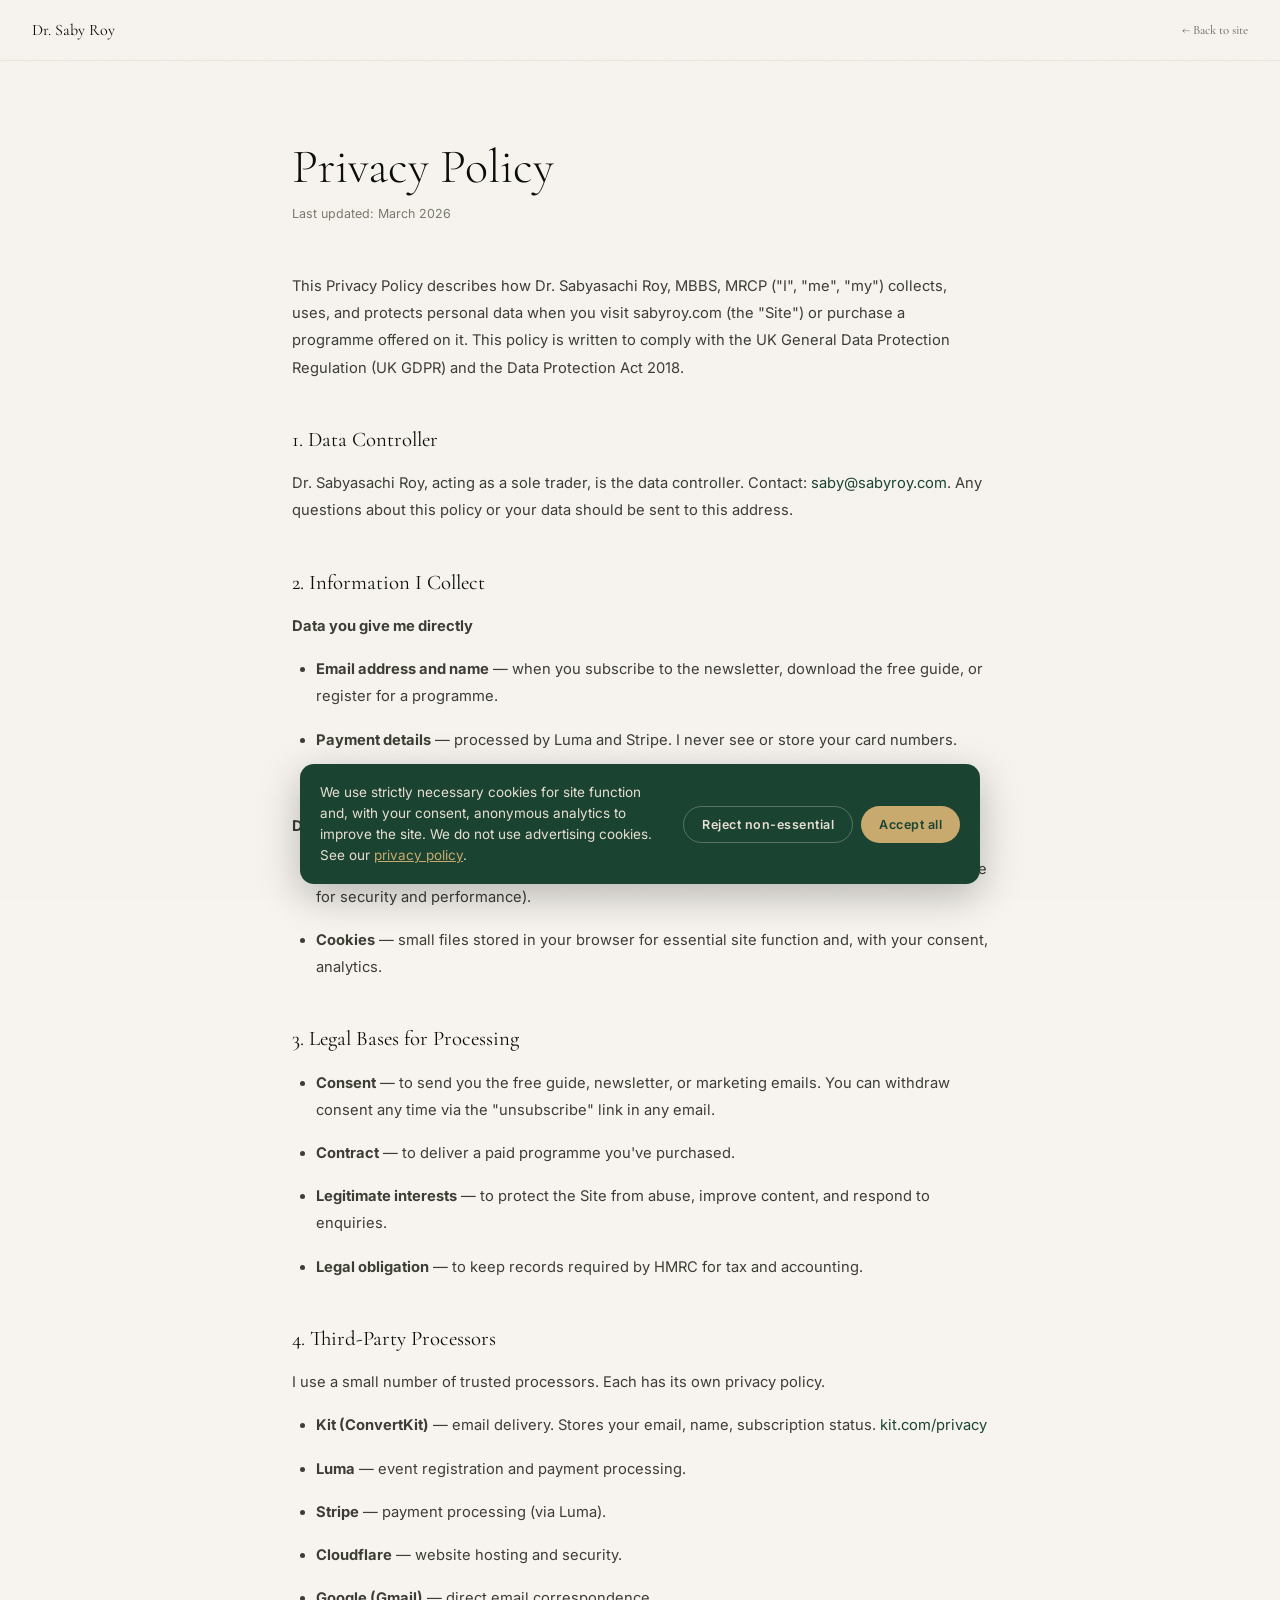
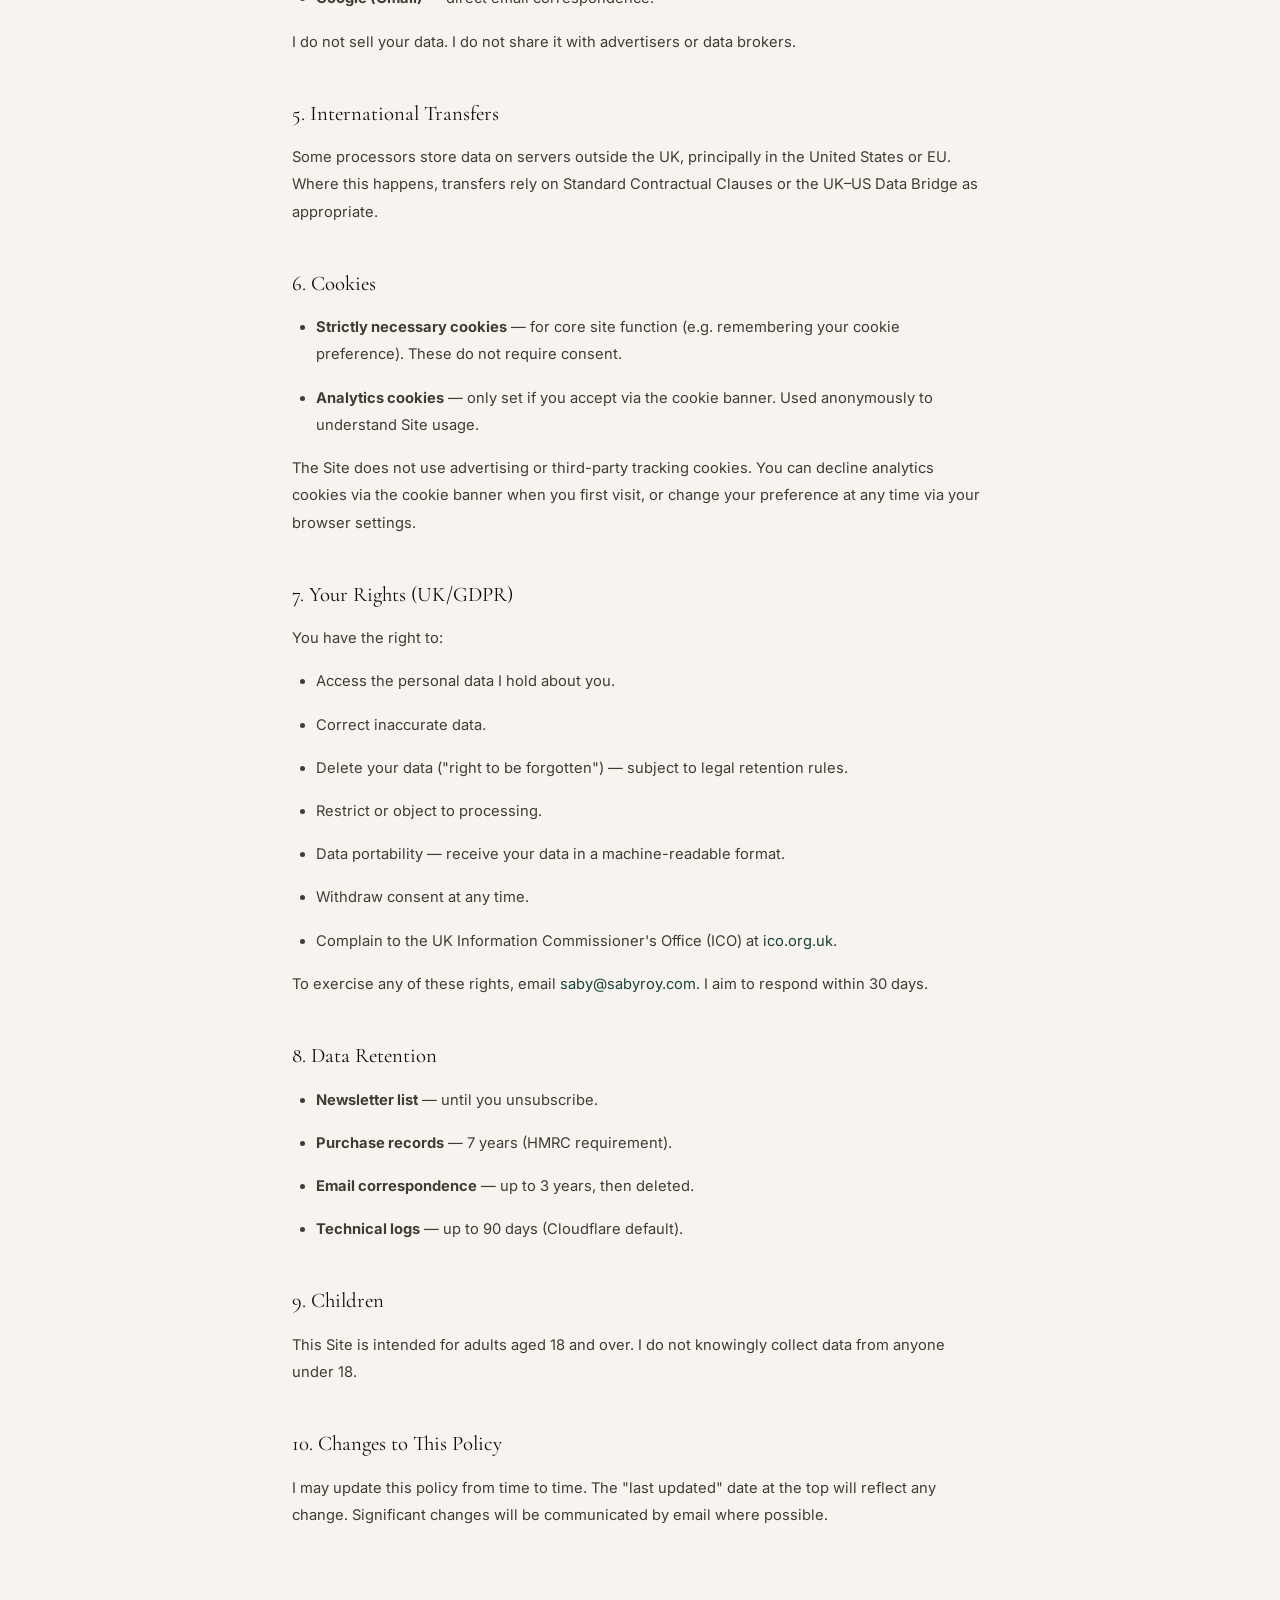
<file: privacy.html>
<!DOCTYPE html>
<html lang="en">
<head>
  <meta charset="UTF-8"/>
  <meta name="viewport" content="width=device-width, initial-scale=1.0"/>
  <title>Privacy Policy — Dr. Saby Roy</title>
  <link rel="preconnect" href="https://fonts.googleapis.com"/>
  <link rel="preconnect" href="https://fonts.gstatic.com" crossorigin/>
  <link href="https://fonts.googleapis.com/css2?family=Cormorant+Garamond:ital,wght@0,300;0,400;1,300;1,400&family=Inter:wght@300;400;500;600&display=swap" rel="stylesheet"/>
  <link rel="icon" type="image/svg+xml" href="/assets/favicon.svg"/>
  <link rel="stylesheet" href="style.css"/>
  <style>
    body { background: var(--cream); }
    .legal-nav { position: sticky; top: 0; background: rgba(247,244,239,0.95); backdrop-filter: blur(20px); border-bottom: 1px solid var(--cream-2); padding: 1rem 2rem; display: flex; align-items: center; justify-content: space-between; z-index: 100; }
    .legal-nav a { font-family: var(--display); font-size: 1rem; color: var(--ink); text-decoration: none; }
    .legal-nav .back { font-size: 0.8rem; font-weight: 500; color: var(--ink-45); }
    .legal-body { max-width: 760px; margin: 0 auto; padding: 5rem 2rem 8rem; }
    .legal-body h1 { font-family: var(--display); font-size: clamp(2rem, 4vw, 3rem); font-weight: 300; color: var(--ink); margin-bottom: 0.5rem; line-height: 1.1; }
    .legal-body .updated { font-size: 0.78rem; color: var(--ink-45); margin-bottom: 3rem; }
    .legal-body h2 { font-family: var(--display); font-size: 1.3rem; font-weight: 400; color: var(--ink); margin: 2.5rem 0 0.75rem; }
    .legal-body p, .legal-body li { font-size: 0.92rem; color: var(--ink-70); line-height: 1.85; margin-bottom: 1rem; }
    .legal-body ul { padding-left: 1.5rem; margin-bottom: 1rem; }
    .legal-body a { color: var(--forest); }
  </style>
</head>
<body>
  <div class="grain" aria-hidden="true"></div>
  <nav class="legal-nav">
    <a href="/">Dr. Saby Roy</a>
    <a class="back" href="/">← Back to site</a>
  </nav>
  <div class="legal-body">
    <h1>Privacy Policy</h1>
    <p class="updated">Last updated: March 2026</p>

    <p>This Privacy Policy describes how Dr. Sabyasachi Roy, MBBS, MRCP ("I", "me", "my") collects, uses, and protects personal data when you visit sabyroy.com (the "Site") or purchase a programme offered on it. This policy is written to comply with the UK General Data Protection Regulation (UK GDPR) and the Data Protection Act 2018.</p>

    <h2>1. Data Controller</h2>
    <p>Dr. Sabyasachi Roy, acting as a sole trader, is the data controller. Contact: <a href="mailto:saby@sabyroy.com">saby@sabyroy.com</a>. Any questions about this policy or your data should be sent to this address.</p>

    <h2>2. Information I Collect</h2>
    <p><strong>Data you give me directly</strong></p>
    <ul>
      <li><strong>Email address and name</strong> — when you subscribe to the newsletter, download the free guide, or register for a programme.</li>
      <li><strong>Payment details</strong> — processed by Luma and Stripe. I never see or store your card numbers.</li>
      <li><strong>Correspondence</strong> — anything you send me by email.</li>
    </ul>
    <p><strong>Data collected automatically</strong></p>
    <ul>
      <li><strong>Technical data</strong> — IP address, browser type, device type, referring URL (collected by Cloudflare for security and performance).</li>
      <li><strong>Cookies</strong> — small files stored in your browser for essential site function and, with your consent, analytics.</li>
    </ul>

    <h2>3. Legal Bases for Processing</h2>
    <ul>
      <li><strong>Consent</strong> — to send you the free guide, newsletter, or marketing emails. You can withdraw consent any time via the "unsubscribe" link in any email.</li>
      <li><strong>Contract</strong> — to deliver a paid programme you've purchased.</li>
      <li><strong>Legitimate interests</strong> — to protect the Site from abuse, improve content, and respond to enquiries.</li>
      <li><strong>Legal obligation</strong> — to keep records required by HMRC for tax and accounting.</li>
    </ul>

    <h2>4. Third-Party Processors</h2>
    <p>I use a small number of trusted processors. Each has its own privacy policy.</p>
    <ul>
      <li><strong>Kit (ConvertKit)</strong> — email delivery. Stores your email, name, subscription status. <a href="https://kit.com/privacy" target="_blank" rel="noopener">kit.com/privacy</a></li>
      <li><strong>Luma</strong> — event registration and payment processing.</li>
      <li><strong>Stripe</strong> — payment processing (via Luma).</li>
      <li><strong>Cloudflare</strong> — website hosting and security.</li>
      <li><strong>Google (Gmail)</strong> — direct email correspondence.</li>
    </ul>
    <p>I do not sell your data. I do not share it with advertisers or data brokers.</p>

    <h2>5. International Transfers</h2>
    <p>Some processors store data on servers outside the UK, principally in the United States or EU. Where this happens, transfers rely on Standard Contractual Clauses or the UK–US Data Bridge as appropriate.</p>

    <h2>6. Cookies</h2>
    <ul>
      <li><strong>Strictly necessary cookies</strong> — for core site function (e.g. remembering your cookie preference). These do not require consent.</li>
      <li><strong>Analytics cookies</strong> — only set if you accept via the cookie banner. Used anonymously to understand Site usage.</li>
    </ul>
    <p>The Site does not use advertising or third-party tracking cookies. You can decline analytics cookies via the cookie banner when you first visit, or change your preference at any time via your browser settings.</p>

    <h2>7. Your Rights (UK/GDPR)</h2>
    <p>You have the right to:</p>
    <ul>
      <li>Access the personal data I hold about you.</li>
      <li>Correct inaccurate data.</li>
      <li>Delete your data ("right to be forgotten") — subject to legal retention rules.</li>
      <li>Restrict or object to processing.</li>
      <li>Data portability — receive your data in a machine-readable format.</li>
      <li>Withdraw consent at any time.</li>
      <li>Complain to the UK Information Commissioner's Office (ICO) at <a href="https://ico.org.uk" target="_blank" rel="noopener">ico.org.uk</a>.</li>
    </ul>
    <p>To exercise any of these rights, email <a href="mailto:saby@sabyroy.com">saby@sabyroy.com</a>. I aim to respond within 30 days.</p>

    <h2>8. Data Retention</h2>
    <ul>
      <li><strong>Newsletter list</strong> — until you unsubscribe.</li>
      <li><strong>Purchase records</strong> — 7 years (HMRC requirement).</li>
      <li><strong>Email correspondence</strong> — up to 3 years, then deleted.</li>
      <li><strong>Technical logs</strong> — up to 90 days (Cloudflare default).</li>
    </ul>

    <h2>9. Children</h2>
    <p>This Site is intended for adults aged 18 and over. I do not knowingly collect data from anyone under 18.</p>

    <h2>10. Changes to This Policy</h2>
    <p>I may update this policy from time to time. The "last updated" date at the top will reflect any change. Significant changes will be communicated by email where possible.</p>
  </div>
  <script src="/assets/cookie-banner.js" defer></script>
</body>
</html>
</file>
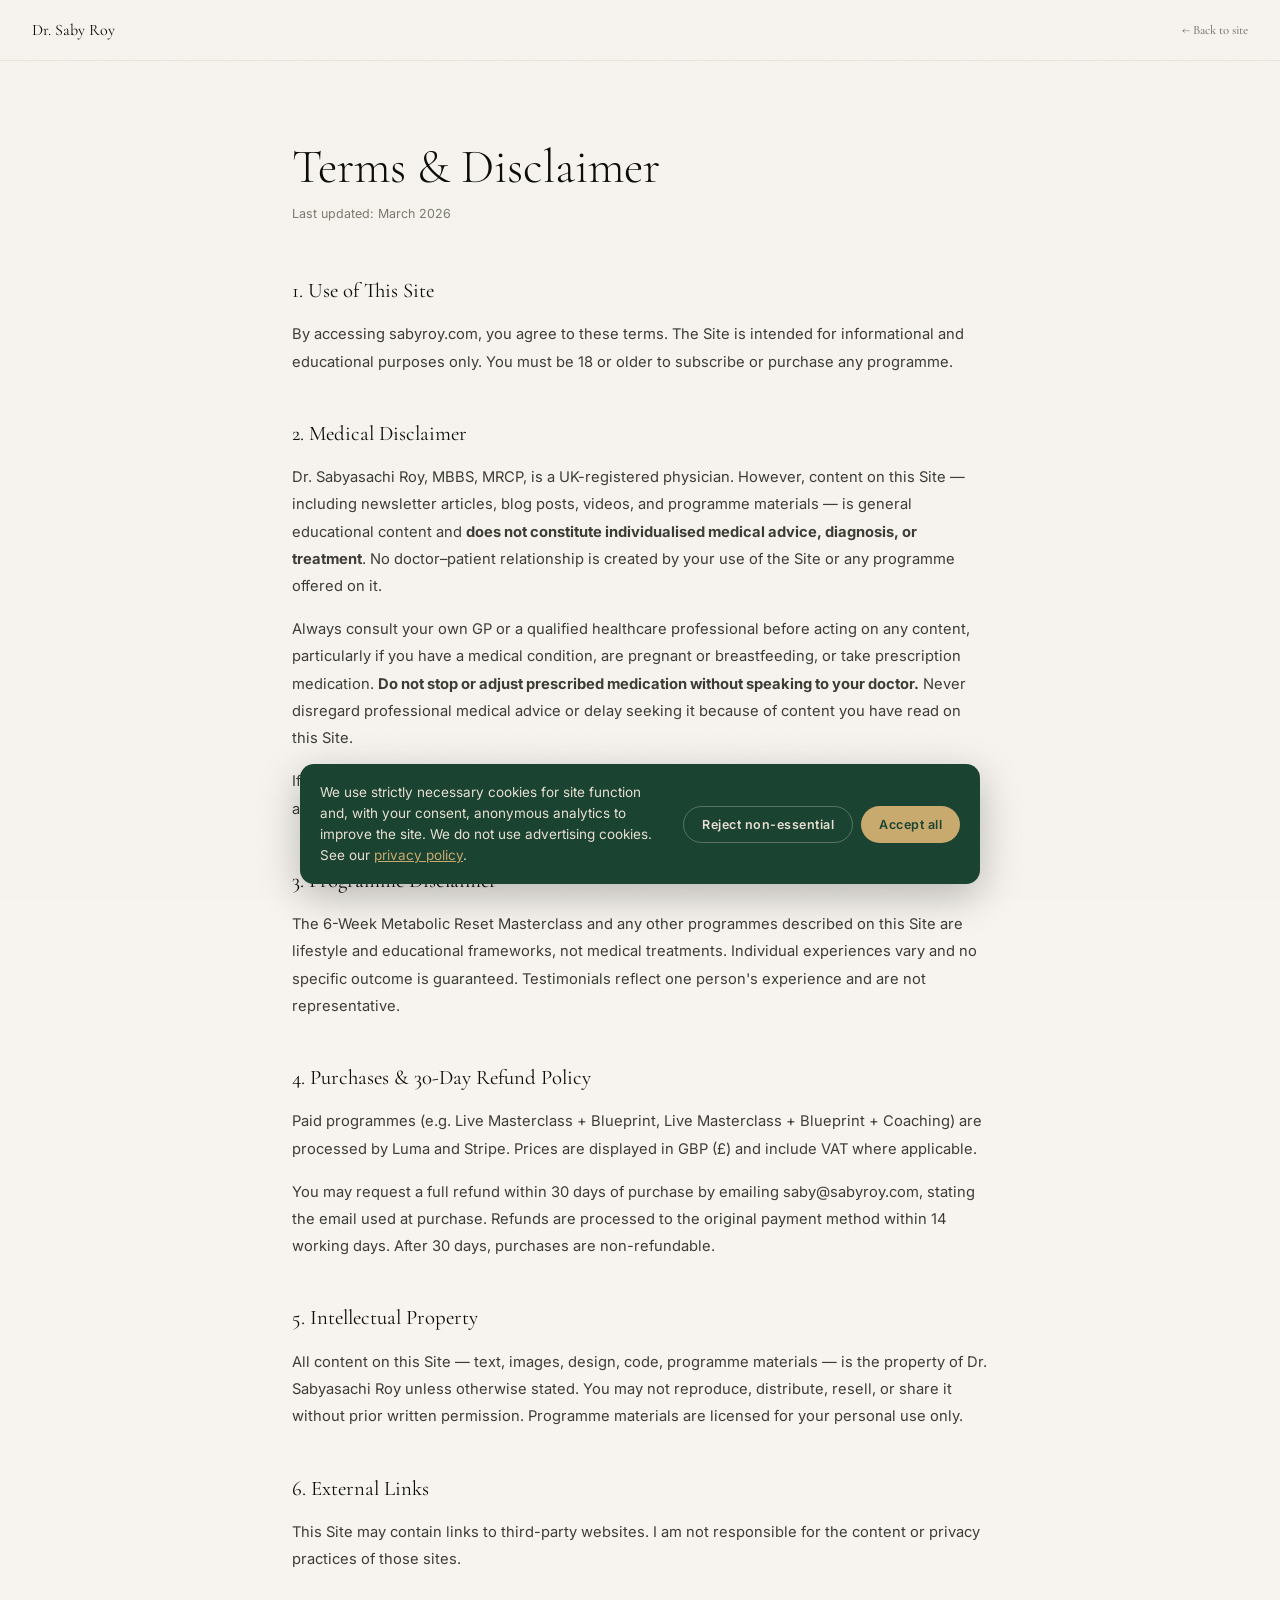
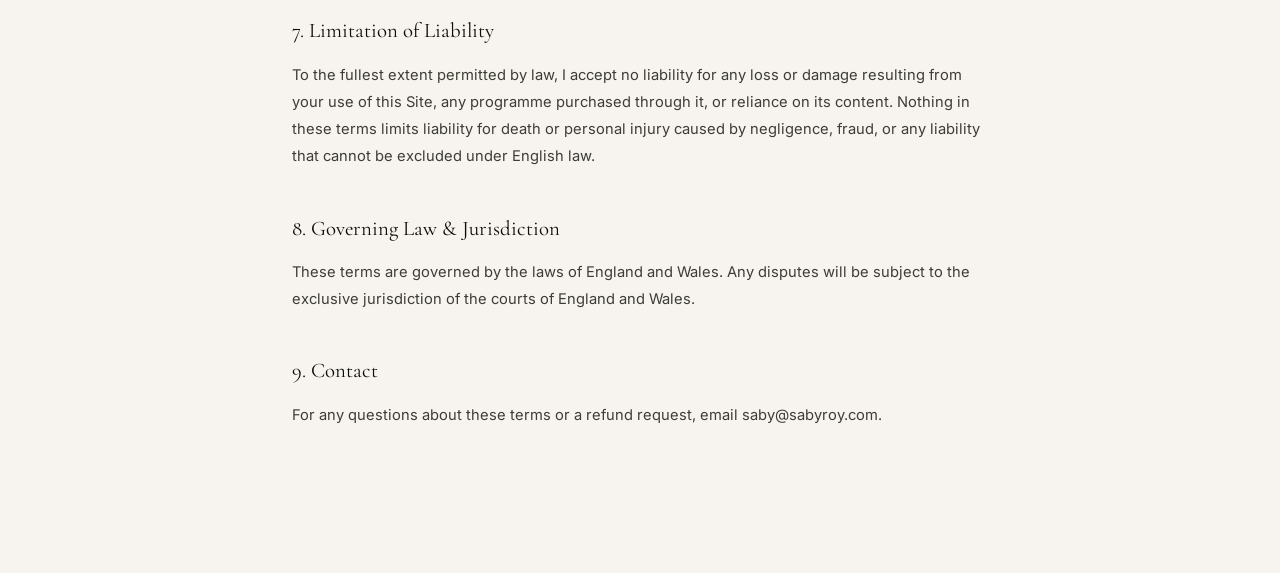
<file: terms.html>
<!DOCTYPE html>
<html lang="en">
<head>
  <meta charset="UTF-8"/>
  <meta name="viewport" content="width=device-width, initial-scale=1.0"/>
  <title>Terms &amp; Disclaimer — Dr. Saby Roy</title>
  <link rel="preconnect" href="https://fonts.googleapis.com"/>
  <link rel="preconnect" href="https://fonts.gstatic.com" crossorigin/>
  <link href="https://fonts.googleapis.com/css2?family=Cormorant+Garamond:ital,wght@0,300;0,400;1,300;1,400&family=Inter:wght@300;400;500;600&display=swap" rel="stylesheet"/>
  <link rel="icon" type="image/svg+xml" href="/assets/favicon.svg"/>
  <link rel="stylesheet" href="style.css"/>
  <style>
    body { background: var(--cream); }
    .legal-nav { position: sticky; top: 0; background: rgba(247,244,239,0.95); backdrop-filter: blur(20px); border-bottom: 1px solid var(--cream-2); padding: 1rem 2rem; display: flex; align-items: center; justify-content: space-between; z-index: 100; }
    .legal-nav a { font-family: var(--display); font-size: 1rem; color: var(--ink); text-decoration: none; }
    .legal-nav .back { font-size: 0.8rem; font-weight: 500; color: var(--ink-45); }
    .legal-body { max-width: 760px; margin: 0 auto; padding: 5rem 2rem 8rem; }
    .legal-body h1 { font-family: var(--display); font-size: clamp(2rem, 4vw, 3rem); font-weight: 300; color: var(--ink); margin-bottom: 0.5rem; line-height: 1.1; }
    .legal-body .updated { font-size: 0.78rem; color: var(--ink-45); margin-bottom: 3rem; }
    .legal-body h2 { font-family: var(--display); font-size: 1.3rem; font-weight: 400; color: var(--ink); margin: 2.5rem 0 0.75rem; }
    .legal-body p, .legal-body li { font-size: 0.92rem; color: var(--ink-70); line-height: 1.85; margin-bottom: 1rem; }
    .legal-body ul { padding-left: 1.5rem; margin-bottom: 1rem; }
  </style>
</head>
<body>
  <div class="grain" aria-hidden="true"></div>
  <nav class="legal-nav">
    <a href="/">Dr. Saby Roy</a>
    <a class="back" href="/">← Back to site</a>
  </nav>
  <div class="legal-body">
    <h1>Terms &amp; Disclaimer</h1>
    <p class="updated">Last updated: March 2026</p>

    <h2>1. Use of This Site</h2>
    <p>By accessing sabyroy.com, you agree to these terms. The Site is intended for informational and educational purposes only. You must be 18 or older to subscribe or purchase any programme.</p>

    <h2>2. Medical Disclaimer</h2>
    <p>Dr. Sabyasachi Roy, MBBS, MRCP, is a UK-registered physician. However, content on this Site — including newsletter articles, blog posts, videos, and programme materials — is general educational content and <strong>does not constitute individualised medical advice, diagnosis, or treatment</strong>. No doctor–patient relationship is created by your use of the Site or any programme offered on it.</p>
    <p>Always consult your own GP or a qualified healthcare professional before acting on any content, particularly if you have a medical condition, are pregnant or breastfeeding, or take prescription medication. <strong>Do not stop or adjust prescribed medication without speaking to your doctor.</strong> Never disregard professional medical advice or delay seeking it because of content you have read on this Site.</p>
    <p>If you experience a medical emergency, contact your local emergency services (999 in the UK) or attend an A&amp;E department immediately.</p>

    <h2>3. Programme Disclaimer</h2>
    <p>The 6-Week Metabolic Reset Masterclass and any other programmes described on this Site are lifestyle and educational frameworks, not medical treatments. Individual experiences vary and no specific outcome is guaranteed. Testimonials reflect one person's experience and are not representative.</p>

    <h2>4. Purchases &amp; 30-Day Refund Policy</h2>
    <p>Paid programmes (e.g. Live Masterclass + Blueprint, Live Masterclass + Blueprint + Coaching) are processed by Luma and Stripe. Prices are displayed in GBP (£) and include VAT where applicable.</p>
    <p>You may request a full refund within 30 days of purchase by emailing <a href="mailto:saby@sabyroy.com">saby@sabyroy.com</a>, stating the email used at purchase. Refunds are processed to the original payment method within 14 working days. After 30 days, purchases are non-refundable.</p>

    <h2>5. Intellectual Property</h2>
    <p>All content on this Site — text, images, design, code, programme materials — is the property of Dr. Sabyasachi Roy unless otherwise stated. You may not reproduce, distribute, resell, or share it without prior written permission. Programme materials are licensed for your personal use only.</p>

    <h2>6. External Links</h2>
    <p>This Site may contain links to third-party websites. I am not responsible for the content or privacy practices of those sites.</p>

    <h2>7. Limitation of Liability</h2>
    <p>To the fullest extent permitted by law, I accept no liability for any loss or damage resulting from your use of this Site, any programme purchased through it, or reliance on its content. Nothing in these terms limits liability for death or personal injury caused by negligence, fraud, or any liability that cannot be excluded under English law.</p>

    <h2>8. Governing Law &amp; Jurisdiction</h2>
    <p>These terms are governed by the laws of England and Wales. Any disputes will be subject to the exclusive jurisdiction of the courts of England and Wales.</p>

    <h2>9. Contact</h2>
    <p>For any questions about these terms or a refund request, email <a href="mailto:saby@sabyroy.com">saby@sabyroy.com</a>.</p>
  </div>
  <script src="/assets/cookie-banner.js" defer></script>
</body>
</html>
</file>
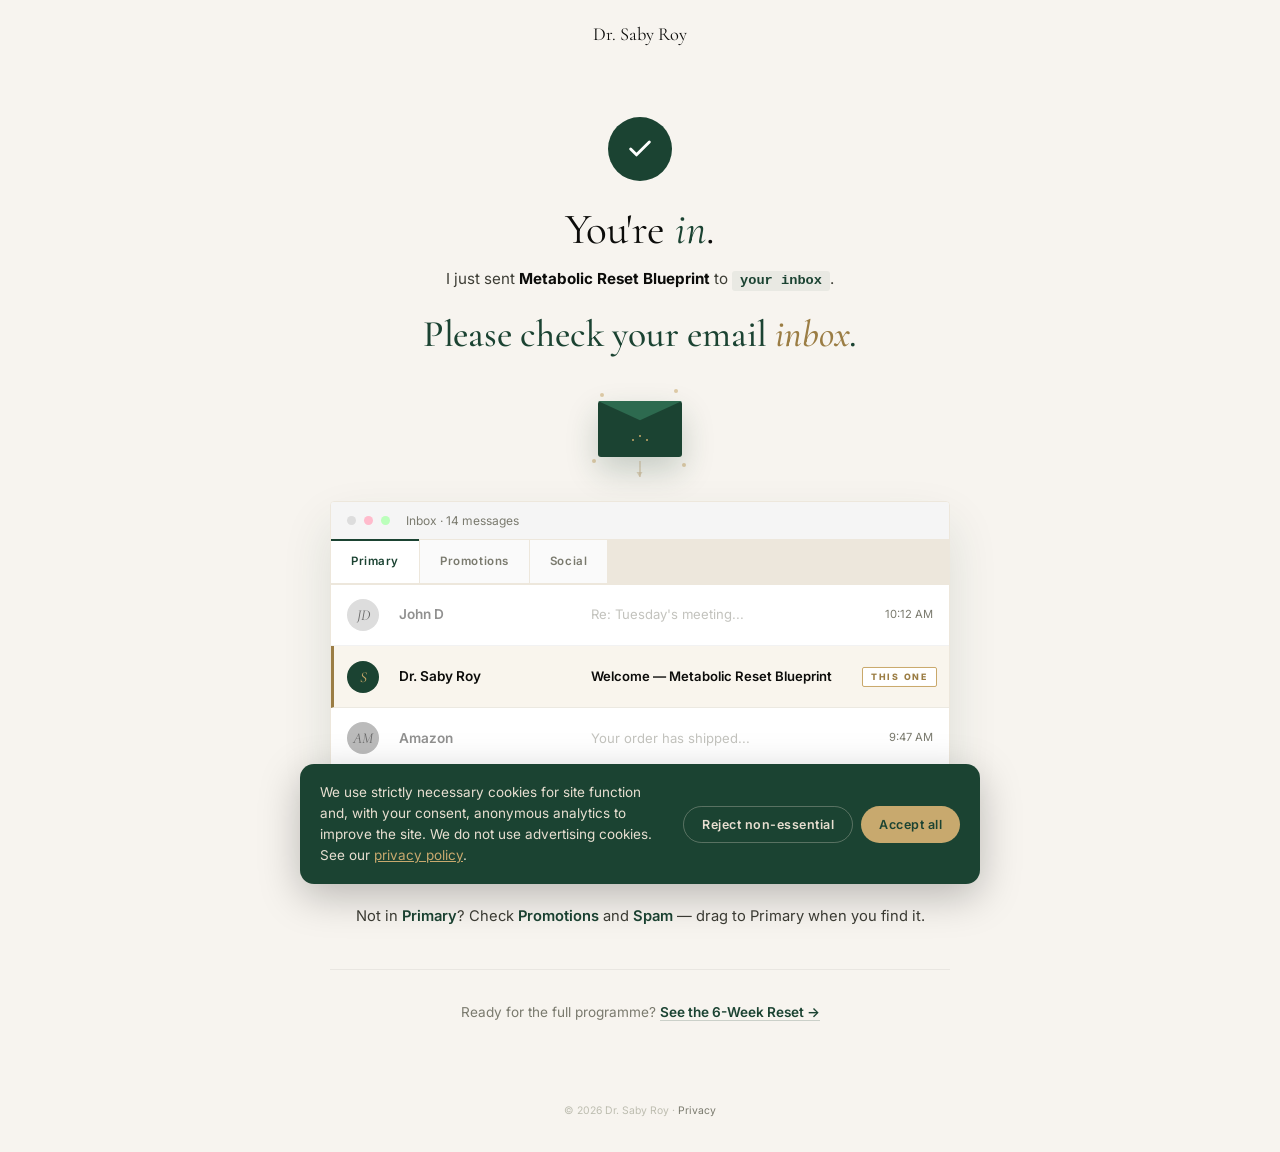
<file: thank-you.html>
<!DOCTYPE html>
<html lang="en">
<head>
  <meta charset="UTF-8"/>
  <meta name="viewport" content="width=device-width, initial-scale=1.0"/>
  <title>You're in — check your inbox | Dr. Saby Roy</title>
  <meta name="description" content="Your free guide is on its way to your inbox."/>
  <meta name="robots" content="noindex, nofollow"/>
  <link rel="icon" href="/assets/favicon.svg" type="image/svg+xml"/>
  <link rel="preconnect" href="https://fonts.googleapis.com"/>
  <link rel="preconnect" href="https://fonts.gstatic.com" crossorigin/>
  <link href="https://fonts.googleapis.com/css2?family=Cormorant+Garamond:ital,wght@0,400;0,500;1,300;1,400&family=Inter:wght@400;500;600;700&display=swap" rel="stylesheet"/>
  <style>
    *, *::before, *::after { margin: 0; padding: 0; box-sizing: border-box; }
    :root {
      --cream:#F7F4EF;--cream-2:#EDE7DC;--ink:#0C0C0A;--ink-70:#3D3D35;--ink-45:#7A7A6E;--ink-20:#BDBDB0;
      --forest:#1B4332;--forest-mid:#2D6A4F;--gold:#9B7D44;--gold-lite:#C9A86A;
      --display:'Cormorant Garamond',Georgia,serif;--body:'Inter',sans-serif;
    }
    body { font-family: var(--body); background: var(--cream); color: var(--ink); line-height: 1.6; min-height: 100vh; display: flex; flex-direction: column; overflow-x: hidden; }
    .topbar { padding: 1.25rem 2rem; text-align: center; }
    .topbar a { font-family: var(--display); font-size: 1.15rem; color: var(--ink); text-decoration: none; }
    main { flex: 1; display: flex; align-items: center; justify-content: center; padding: 3rem 1.5rem; }
    .wrap { max-width: 620px; width: 100%; text-align: center; }

    /* TICK */
    .tick {
      width: 64px; height: 64px; margin: 0 auto 1.5rem;
      border-radius: 50%; background: var(--forest);
      display: flex; align-items: center; justify-content: center;
      animation: pop 0.5s cubic-bezier(0.34, 1.56, 0.64, 1);
    }
    .tick svg { width: 28px; height: 28px; }
    @keyframes pop { 0% { transform: scale(0); opacity: 0; } 100% { transform: scale(1); opacity: 1; } }

    .heading { font-family: var(--display); font-size: clamp(2rem, 5vw, 2.7rem); font-weight: 400; line-height: 1.15; margin-bottom: 0.75rem; animation: rise 0.6s ease 0.2s both; }
    .heading em { font-style: italic; color: var(--forest); }
    .sub-small { font-size: 0.95rem; color: var(--ink-70); margin-bottom: 1.25rem; animation: rise 0.6s ease 0.35s both; }
    .sub-small strong { color: var(--ink); }
    #user-email { font-family: SF Mono, Menlo, monospace; font-size: 0.9em; background: rgba(27,67,50,0.06); padding: 0.15rem 0.5rem; border-radius: 3px; color: var(--forest); font-weight: 600; word-break: break-all; }
    .big-call {
      font-family: var(--display);
      font-size: clamp(1.7rem, 4.5vw, 2.35rem);
      font-weight: 500; color: var(--forest);
      line-height: 1.2; letter-spacing: -0.005em;
      margin-bottom: 2rem;
      animation: rise 0.6s ease 0.5s both;
    }
    .big-call em { font-style: italic; color: var(--gold); }
    @keyframes rise { 0% { opacity: 0; transform: translateY(10px); } 100% { opacity: 1; transform: none; } }

    /* TRANSITION ENVELOPE: between copy and Gmail mockup */
    .env-transition {
      width: 96px; height: 80px; margin: 0 auto 2rem;
      position: relative;
      animation: rise 0.6s ease 0.5s both;
    }
    .env {
      width: 84px; height: 56px; background: var(--forest);
      border-radius: 3px; position: absolute; top: 12px; left: 6px;
      box-shadow: 0 14px 32px rgba(27,67,50,0.22);
      animation: drift 3s ease-in-out infinite;
    }
    .env::before { content: ''; position: absolute; top: 0; left: 0; right: 0; height: 32px; background: var(--forest-mid); clip-path: polygon(0 0, 50% 60%, 100% 0); }
    .env::after { content: ''; position: absolute; top: 34px; left: 50%; width: 2px; height: 2px; background: var(--gold-lite); border-radius: 50%; box-shadow: -7px 4px 0 var(--gold-lite), 7px 4px 0 var(--gold-lite); transform: translateX(-50%); }
    .dust { position: absolute; width: 4px; height: 4px; border-radius: 50%; background: var(--gold-lite); opacity: 0.55; animation: twinkle 2.4s ease-in-out infinite; }
    .dust:nth-child(1) { top: 4px; left: 8px; animation-delay: 0.3s; }
    .dust:nth-child(2) { top: 0; left: 82px; animation-delay: 1s; }
    .dust:nth-child(3) { top: 70px; left: 0; animation-delay: 1.5s; }
    .dust:nth-child(4) { top: 74px; left: 90px; animation-delay: 2s; }
    .env-arrow {
      position: absolute; bottom: -8px; left: 50%; transform: translateX(-50%);
      width: 1px; height: 16px; background: var(--gold); opacity: 0.5;
    }
    .env-arrow::after { content: ''; position: absolute; bottom: 0; left: -3px; border-left: 3.5px solid transparent; border-right: 3.5px solid transparent; border-top: 5px solid var(--gold); opacity: 0.6; }
    @keyframes drift { 0%, 100% { transform: translateY(0) rotate(-2deg); } 50% { transform: translateY(-8px) rotate(2deg); } }
    @keyframes twinkle { 0%, 100% { opacity: 0.2; transform: scale(0.6); } 50% { opacity: 0.95; transform: scale(1.3); } }

    /* Gmail mock */
    .gmail { background: #fff; border: 1px solid var(--cream-2); border-radius: 4px; box-shadow: 0 24px 50px rgba(27,67,50,0.12); overflow: hidden; text-align: left; animation: rise 0.6s ease 0.65s both; }
    .gm-bar { background: #f5f5f5; padding: 0.55rem 1rem; font-size: 0.75rem; color: var(--ink-45); border-bottom: 1px solid var(--cream-2); display: flex; align-items: center; gap: 0.5rem; }
    .gm-dot { width: 9px; height: 9px; border-radius: 50%; background: #ddd; }
    .gm-tabs { display: flex; gap: 1px; background: var(--cream-2); border-bottom: 2px solid var(--cream-2); }
    .gm-tab { padding: 0.75rem 1.25rem; font-size: 0.72rem; font-weight: 600; letter-spacing: 0.05em; background: #fafafa; color: var(--ink-45); }
    .gm-tab.active { background: #fff; color: var(--forest); border-top: 2px solid var(--forest); margin-top: -1px; padding-top: 0.7rem; }
    .gm-row { display: grid; grid-template-columns: 40px 180px 1fr 80px; gap: 0.75rem; padding: 0.9rem 1rem; align-items: center; border-bottom: 1px solid rgba(0,0,0,0.05); font-size: 0.88rem; }
    .gm-row.target { background: rgba(201,168,106,0.12); border-left: 3px solid var(--gold); padding-left: calc(1rem - 3px); position: relative; }
    .gm-row.target::after { content: 'THIS ONE'; position: absolute; right: 12px; top: 50%; transform: translateY(-50%); font-size: 0.55rem; font-weight: 800; letter-spacing: 0.2em; color: var(--gold); background: #fff; padding: 2px 8px; border: 1px solid var(--gold-lite); border-radius: 2px; }
    .gm-ava { width: 32px; height: 32px; border-radius: 50%; background: var(--forest); color: var(--gold-lite); display: flex; align-items: center; justify-content: center; font-family: var(--display); font-style: italic; font-size: 0.95rem; }
    .gm-from { font-weight: 600; color: var(--ink); font-size: 0.85rem; }
    .gm-snip { color: var(--ink-45); font-size: 0.82rem; }
    .gm-snip b { color: var(--ink); font-weight: 600; }
    .gm-time { font-size: 0.7rem; color: var(--ink-45); text-align: right; }
    .gm-row:not(.target) .gm-from, .gm-row:not(.target) .gm-snip { opacity: 0.45; }

    .pill-row { margin-top: 1.5rem; display: flex; gap: 0.5rem; justify-content: center; flex-wrap: wrap; }
    .pill { font-size: 0.72rem; font-weight: 600; color: var(--forest); background: rgba(27,67,50,0.06); padding: 0.5rem 0.9rem; border-radius: 999px; letter-spacing: 0.03em; }

    .hunt-instr { margin-top: 2rem; font-size: 0.92rem; color: var(--ink-70); line-height: 1.7; }
    .hunt-instr strong { color: var(--forest); font-weight: 600; }

    .footer-cta { margin-top: 2.5rem; padding-top: 2rem; border-top: 1px solid rgba(0,0,0,0.06); font-size: 0.85rem; color: var(--ink-45); }
    .footer-cta a { color: var(--forest); font-weight: 600; text-decoration: none; border-bottom: 1px solid rgba(27,67,50,0.2); }
    .foot { padding: 2rem 1.5rem; text-align: center; font-size: 0.65rem; color: var(--ink-20); }
    .foot a { color: var(--ink-45); text-decoration: none; }

    @media (max-width: 560px) {
      .gm-row { grid-template-columns: 32px 110px 1fr; gap: 0.5rem; padding: 0.75rem 0.85rem; font-size: 0.8rem; }
      .gm-time { display: none; }
      .gm-row.target::after { display: none; }
    }
  </style>
</head>
<body>
  <div class="topbar"><a href="/">Dr. Saby Roy</a></div>
  <main>
    <div class="wrap">
      <div class="tick"><svg fill="none" viewBox="0 0 24 24" stroke="white" stroke-width="2.5" stroke-linecap="round" stroke-linejoin="round"><polyline points="20 6 9 17 4 12"/></svg></div>
      <h1 class="heading">You're <em>in</em>.</h1>
      <p class="sub-small">I just sent <strong>Metabolic Reset Blueprint</strong> to <strong id="user-email">your inbox</strong>.</p>
      <p class="big-call">Please check your email <em>inbox</em>.</p>

      <!-- ENVELOPE as visual bridge -->
      <div class="env-transition">
        <span class="dust"></span><span class="dust"></span><span class="dust"></span><span class="dust"></span>
        <div class="env"></div>
        <div class="env-arrow"></div>
      </div>

      <div class="gmail">
        <div class="gm-bar"><span class="gm-dot"></span><span class="gm-dot" style="background:#fbc"></span><span class="gm-dot" style="background:#bfb"></span><span style="margin-left:0.5rem">Inbox · 14 messages</span></div>
        <div class="gm-tabs"><div class="gm-tab active">Primary</div><div class="gm-tab">Promotions</div><div class="gm-tab">Social</div></div>
        <div class="gm-row"><div class="gm-ava" style="background:#ddd;color:#666">JD</div><div class="gm-from">John D</div><div class="gm-snip">Re: Tuesday's meeting...</div><div class="gm-time">10:12 AM</div></div>
        <div class="gm-row target"><div class="gm-ava">S</div><div class="gm-from">Dr. Saby Roy</div><div class="gm-snip"><b>Welcome — Metabolic Reset Blueprint</b></div><div class="gm-time">just now</div></div>
        <div class="gm-row"><div class="gm-ava" style="background:#bbb;color:#666">AM</div><div class="gm-from">Amazon</div><div class="gm-snip">Your order has shipped...</div><div class="gm-time">9:47 AM</div></div>
      </div>

      <div class="pill-row">
        <span class="pill">From: Dr. Saby Roy</span>
        <span class="pill">saby@sabyroy.com</span>
        <span class="pill">Subject: "Welcome — Metabolic Reset Blueprint"</span>
      </div>

      <div class="hunt-instr">
        Not in <strong>Primary</strong>? Check <strong>Promotions</strong> and <strong>Spam</strong> — drag to Primary when you find it.
      </div>

      <div class="footer-cta">Ready for the full programme? <a href="/reset">See the 6-Week Reset &rarr;</a></div>
    </div>
  </main>
  <footer class="foot">&copy; <span id="y"></span> Dr. Saby Roy · <a href="/privacy">Privacy</a></footer>
  <script>
    document.getElementById('y').textContent = new Date().getFullYear();
    // Personalise: show the subscriber's email if we stored it from the /free form
    try {
      var em = sessionStorage.getItem('sr_last_email');
      if (em && /^[^\s@]+@[^\s@]+\.[^\s@]+$/.test(em)) {
        document.getElementById('user-email').textContent = em;
      }
    } catch (e) { /* ignore */ }
  </script>
  <script src="/assets/cookie-banner.js" defer></script>
</body>
</html>
</file>
<file: style.css>
/* ================================================================
   DR. SABY ROY — PREMIUM CSS
   £100,000 Level Design System
================================================================ */

/* ── RESET ── */
*, *::before, *::after { box-sizing: border-box; margin: 0; padding: 0; }
html { scroll-behavior: smooth; font-size: 16px; }
body {
  font-family: 'Inter', -apple-system, BlinkMacSystemFont, sans-serif;
  background: var(--cream);
  color: var(--ink);
  line-height: 1.75;
  -webkit-font-smoothing: antialiased;
  overflow-x: hidden;
}
img { max-width: 100%; display: block; }
a { color: inherit; text-decoration: none; }
button { font-family: inherit; cursor: pointer; border: none; outline: none; }
input, select, textarea { font-family: inherit; }
input:focus, select:focus, textarea:focus { outline: none; }

/* ── DESIGN TOKENS ── */
:root {
  --cream:       #F7F4EF;
  --cream-2:     #EDE7DC;
  --ink:         #0C0C0A;
  --ink-70:      #3D3D35;
  --ink-45:      #7A7A6E;
  --ink-20:      #BDBDB0;
  --forest:      #1B4332;
  --forest-mid:  #2D6A4F;
  --forest-lite: #52B788;
  --gold:        #9B7D44;
  --gold-lite:   #C9A86A;
  --white:       #FFFFFF;
  --black:       #080806;

  --display: 'Cormorant Garamond', Georgia, serif;
  --body:    'Inter', -apple-system, sans-serif;

  --max:     1120px;
  --sv:      clamp(5.5rem, 9vw, 10rem);   /* section vertical padding */
  --r:       0px;                          /* border radius — 0 = luxury sharp */
  --ease:    cubic-bezier(0.4, 0, 0.2, 1);
  --easeOut: cubic-bezier(0, 0, 0.2, 1);
  --easeIn:  cubic-bezier(0.4, 0, 1, 1);
  --spring:  cubic-bezier(0.34, 1.56, 0.64, 1);
}

/* ── HELPERS ── */
.container { max-width: var(--max); margin: 0 auto; padding: 0 2rem; }
.d-only { display: block; }
.section-label {
  font-size: 0.68rem;
  font-weight: 600;
  letter-spacing: 0.2em;
  text-transform: uppercase;
  color: var(--ink-45);
  margin-bottom: 1.5rem;
}
.section-label.light { color: rgba(255,255,255,0.4); }

/* ── ANIMATIONS BASE ── */
.gsap-reveal { opacity: 0; }

/* ════════════════════════════════════════════════════════
   GRAIN TEXTURE  — the single biggest luxury signal
════════════════════════════════════════════════════════ */
.grain {
  position: fixed;
  inset: 0;
  pointer-events: none;
  z-index: 9990;
  opacity: 0.045;
  background-image:
    url("data:image/svg+xml,%3Csvg xmlns='http://www.w3.org/2000/svg' width='300' height='300'%3E%3Cfilter id='g'%3E%3CfeTurbulence type='fractalNoise' baseFrequency='0.75' numOctaves='4' stitchTiles='stitch'/%3E%3C/filter%3E%3Crect width='300' height='300' filter='url(%23g)'/%3E%3C/svg%3E");
  background-repeat: repeat;
  background-size: 200px;
  animation: grainShift 0.5s steps(2) infinite;
  mix-blend-mode: multiply;
}
@keyframes grainShift {
  0%   { transform: translate(0, 0);       }
  25%  { transform: translate(-3%, -4%);   }
  50%  { transform: translate(-6%, 3%);    }
  75%  { transform: translate(3%, -6%);    }
  100% { transform: translate(0, 0);       }
}

/* ════════════════════════════════════════════════════════
   SCROLL PROGRESS
════════════════════════════════════════════════════════ */
.scroll-bar {
  position: fixed;
  top: 0; left: 0;
  height: 2px;
  background: var(--forest);
  width: 0%;
  z-index: 9999;
  pointer-events: none;
  transition: width 0.08s linear;
}

/* ════════════════════════════════════════════════════════
   CURSOR
════════════════════════════════════════════════════════ */
@media (pointer: fine) {
  body { cursor: none; }
  a, button, input, select, [role="button"] { cursor: none; }
}
.cursor {
  position: fixed;
  top: 0; left: 0;
  pointer-events: none;
  z-index: 9998;
  display: none;
  mix-blend-mode: difference;
  transform: translate(-200px, -200px); /* start off-screen before JS fires */
  opacity: 0;
  transition: transform 0.08s var(--ease), opacity 0.3s ease;
}
.cursor-inner {
  width: 10px;
  height: 10px;
  background: var(--white);
  border-radius: 50%;
  transform: translate(-50%, -50%);
  transition: width 0.25s var(--spring), height 0.25s var(--spring), opacity 0.2s;
}
.cursor.expand .cursor-inner { width: 44px; height: 44px; opacity: 0.5; }
.cursor.hide   .cursor-inner { opacity: 0; }
@media (pointer: fine) { .cursor { display: block; } }

/* ════════════════════════════════════════════════════════
   PRELOADER
════════════════════════════════════════════════════════ */
.preloader {
  position: fixed;
  inset: 0;
  background: #FAFAF7;
  z-index: 99999;
  display: flex;
  align-items: center;
  justify-content: center;
}
.pl-content { text-align: center; }
.pl-name {
  font-family: var(--display);
  font-size: clamp(1.4rem, 3vw, 2.2rem);
  font-style: italic;
  font-weight: 300;
  color: var(--forest);
  letter-spacing: 0.04em;
  margin-bottom: 1.5rem;
  opacity: 0;
  animation: plNameIn 0.7s var(--easeOut) 0.2s forwards;
}
@keyframes plNameIn {
  from { opacity: 0; transform: translateY(10px); }
  to   { opacity: 1; transform: none; }
}
.pl-line {
  width: 180px;
  height: 1px;
  background: rgba(27,67,50,0.1);
  margin: 0 auto;
  overflow: hidden;
}
.pl-fill {
  height: 100%;
  background: var(--forest-lite);
  width: 0%;
  animation: plFill 1.2s var(--easeOut) 0.5s forwards;
}
@keyframes plFill {
  from { width: 0%; }
  to   { width: 100%; }
}

/* ════════════════════════════════════════════════════════
   NAVIGATION
════════════════════════════════════════════════════════ */
.nav {
  position: fixed;
  inset: 0 0 auto 0;
  z-index: 1000;
  background: rgba(250,250,247,0.85);
  backdrop-filter: blur(14px);
  -webkit-backdrop-filter: blur(14px);
  border-bottom: 1px solid rgba(27,67,50,0.08);
  transition: background 0.5s var(--ease), box-shadow 0.5s var(--ease);
}
.nav.filled {
  background: rgba(250,250,247,0.95);
  box-shadow: 0 2px 24px rgba(27,67,50,0.06);
  border-bottom-color: rgba(27,67,50,0.1);
}
.nav-inner {
  max-width: var(--max);
  margin: 0 auto;
  padding: 0 2rem;
  height: 72px;
  display: flex;
  align-items: center;
  justify-content: space-between;
}
.nav-logo {
  width: 44px;
  height: 44px;
  border-radius: 6px;
  background: var(--forest);
  color: var(--gold) !important;
  display: flex;
  align-items: center;
  justify-content: center;
  font-family: var(--display);
  font-size: 1.2rem;
  font-weight: 700;
  font-style: italic;
  letter-spacing: 0.02em;
  border: 1.5px solid var(--gold);
  box-shadow: 0 2px 10px rgba(27,67,50,0.18);
  text-decoration: none;
  flex-shrink: 0;
  opacity: 0;
  transition: transform 0.25s ease, box-shadow 0.25s ease;
}
.nav-logo:hover { transform: translateY(-1px); box-shadow: 0 4px 14px rgba(27,67,50,0.28); }
@media (max-width: 640px) {
  .nav-logo { width: 38px; height: 38px; font-size: 1rem; }
  .nav-inner { padding: 0 1rem; }
}
.nav-links { display: flex; align-items: center; gap: 0.2rem; opacity: 0; }
.nav-links {
  display: flex;
  align-items: center;
  gap: clamp(6px, 1.8vw, 28px);
  overflow-x: auto;
  -webkit-overflow-scrolling: touch;
  scrollbar-width: none;
  flex-shrink: 1;
  min-width: 0;
}
.nav-links::-webkit-scrollbar { display: none; }
.nav-link {
  font-size: clamp(0.6rem, 1.3vw, 0.82rem);
  font-weight: 500;
  color: rgba(27,67,50,0.6);
  padding: 0.5rem 0;
  position: relative;
  transition: color 0.25s;
  white-space: nowrap;
  flex-shrink: 0;
}
.nav-link::after {
  content: '';
  position: absolute;
  bottom: 4px; left: 0.8rem; right: 0.8rem;
  height: 1px;
  background: var(--gold);
  transform: scaleX(0);
  transform-origin: left;
  transition: transform 0.3s var(--ease);
}
.nav-link:hover { color: var(--forest); }
.nav-link:hover::after { transform: scaleX(1); }
.nav-cta {
  font-size: 0.82rem;
  font-weight: 600;
  color: #E8D5A3;
  background: var(--forest);
  border: 1px solid rgba(212,175,55,0.25);
  padding: 0.55rem 1.25rem;
  margin-left: 0.75rem;
  transition: background 0.25s, transform 0.2s, border-color 0.2s;
  display: inline-block;
  letter-spacing: 0.01em;
  white-space: nowrap;
  flex-shrink: 0;
  color: #E8D5A3;
}
@media (max-width: 640px) {
  .nav-cta { font-size: 0.7rem; padding: 0.45rem 0.75rem; margin-left: 0.4rem; }
}
.nav-cta:hover { background: var(--forest-mid); transform: translateY(-1px); border-color: rgba(212,175,55,0.4); }

.nav-ham { display: none; flex-direction: column; gap: 6px; background: none; padding: 6px; cursor: pointer; border: none; }
.nav-ham span { display: block; width: 22px; height: 2px; background: var(--forest); border-radius: 2px; transition: transform 0.3s var(--ease), opacity 0.3s; }
.nav-ham.open span:first-child { transform: translateY(7.5px) rotate(45deg); }
.nav-ham.open span:last-child  { transform: translateY(-7.5px) rotate(-45deg); }

.nav-mobile {
  display: none; flex-direction: column;
  background: rgba(250,250,247,0.98);
  border-top: 1px solid rgba(27,67,50,0.08);
  padding: 1.25rem 2rem 2rem;
}
.nav-mobile.open { display: flex; }
.nm-link {
  font-size: 1.05rem; font-weight: 400;
  color: rgba(27,67,50,0.6);
  padding: 0.85rem 0;
  border-bottom: 1px solid rgba(27,67,50,0.06);
  transition: color 0.2s;
}
.nm-link:hover { color: var(--forest); }
.nm-cta { color: #FAFAF7; font-weight: 600; background: var(--forest); border: none; margin-top: 0.5rem; padding: 0.65rem 1.5rem; border-radius: 100px; display: inline-block; text-align: center; }

/* ════════════════════════════════════════════════════════
   HERO — Cinematic Full-Bleed (Design 5)
   Video fills viewport, bright overlay, centred dark text
   Works at every screen width — single column, no grid split
════════════════════════════════════════════════════════ */
.hero {
  position: relative;
  width: 100%;
  min-height: 100vh;
  display: flex;
  align-items: center;
  justify-content: center;
  overflow: hidden;
}

/* Video / poster fills entire hero */
.hero-bg {
  position: absolute;
  inset: 0;
  z-index: 0;
  background: #0C0C0A;
}
.hero-bg video {
  width: 100%;
  height: 100%;
  object-fit: cover;
  filter: brightness(1.4) saturate(0.5);
}

/* Cream overlay — makes video a subtle bright texture */
.hero-overlay {
  position: absolute;
  inset: 0;
  z-index: 1;
  background: rgba(250,250,247,0.7);
}

/* Content — centred */
.hero-content {
  position: relative;
  z-index: 2;
  text-align: center;
  max-width: 820px;
  width: 100%;
  padding: clamp(80px, 12vw, 140px) clamp(16px, 5vw, 40px) clamp(40px, 8vw, 80px);
}

.testi-card { opacity: 1 !important; }
.hero-name {
  font-family: 'Italiana', serif;
  font-size: clamp(2.2rem, 5vw, 3.4rem);
  color: var(--forest);
  letter-spacing: 0.02em;
  line-height: 1;
  margin-bottom: clamp(14px, 2.4vw, 22px);
  opacity: 1;
}
.hero-eyebrow {
  font-size: clamp(0.78rem, 1.8vw, 0.95rem);
  font-weight: 700;
  letter-spacing: 0.22em;
  text-transform: uppercase;
  color: #7A5F2E;
  text-shadow: 0 1px 2px rgba(0,0,0,0.15);
  margin-bottom: clamp(16px, 3vw, 32px);
  opacity: 0;
  transform: translateY(20px);
}
.hero-hed {
  font-family: var(--display);
  font-size: clamp(1.8rem, 5.5vw, 4rem);
  font-weight: 600;
  line-height: 1.15;
  color: var(--forest);
  margin-bottom: clamp(16px, 3vw, 28px);
}
/* Line-wrap technique: each line is masked */
.hero-hed .line-wrap {
  display: block;
  overflow: hidden;
  padding-bottom: 0.08em;
  margin-bottom: -0.08em;
}
.hero-hed .line { display: block; transform: translateY(120%); }
.hero-hed em { font-style: italic; color: var(--gold); }

.hero-sub {
  font-size: clamp(0.85rem, 1.8vw, 1.05rem);
  font-weight: 300;
  color: rgba(27,67,50,0.7);
  line-height: 1.65;
  max-width: 560px;
  margin: 0 auto clamp(24px, 4vw, 40px);
  opacity: 0;
  transform: translateY(20px);
}

/* Email form — centred */
.hero-form {
  display: flex;
  flex-direction: column;
  align-items: center;
  margin-bottom: clamp(28px, 5vw, 48px);
}
.hero-field {
  display: flex;
  align-items: stretch;
  max-width: 460px;
  width: 100%;
  border-radius: 6px;
  overflow: hidden;
  border: 1px solid rgba(27,67,50,0.15);
  background: rgba(255,255,255,0.7);
  margin-bottom: 0.5rem;
  transition: border-color 0.25s, box-shadow 0.25s;
  opacity: 0;
  transform: translateY(20px);
}
.hero-field:focus-within {
  border-color: rgba(201,168,76,0.5);
  box-shadow: 0 4px 30px rgba(201,168,76,0.1);
}
.hero-input {
  flex: 1;
  min-width: 0;
  font-size: clamp(0.8rem, 1.4vw, 0.95rem);
  color: var(--forest);
  background: transparent;
  border: none;
  padding: clamp(10px, 1.5vw, 14px) clamp(12px, 2vw, 20px);
}
.hero-input::placeholder { color: rgba(27,67,50,0.4); }
.hero-btn {
  flex-shrink: 0;
  font-size: clamp(0.65rem, 1.3vw, 0.82rem);
  font-weight: 600;
  letter-spacing: 0.08em;
  text-transform: uppercase;
  color: #E8D5A3;
  background: var(--forest);
  border: 1px solid rgba(212,175,55,0.25);
  padding: 0 clamp(14px, 2.5vw, 28px);
  white-space: nowrap;
  cursor: pointer;
  color: #E8D5A3;
  transition: background 0.3s, border-color 0.3s;
}
.hero-btn:hover { background: var(--forest-mid); border-color: rgba(212,175,55,0.4); }

.hero-note {
  font-size: 0.7rem;
  color: rgba(27,67,50,0.35);
  letter-spacing: 0.02em;
  opacity: 0;
}

/* Stats bar — centred */
.hero-stats {
  display: flex;
  justify-content: center;
  gap: clamp(20px, 5vw, 60px);
  opacity: 0;
  transform: translateY(20px);
}
.hero-stat-num {
  font-family: var(--display);
  font-size: clamp(1.4rem, 3.5vw, 2.4rem);
  font-weight: 700;
  color: var(--forest);
  line-height: 1;
  text-align: center;
}
.hero-stat-label {
  font-size: clamp(0.55rem, 1.2vw, 0.72rem);
  font-weight: 400;
  letter-spacing: 0.08em;
  text-transform: uppercase;
  color: rgba(27,67,50,0.5);
  margin-top: 4px;
  text-align: center;
}

/* Small screen: form stacks vertically */
@media (max-width: 420px) {
  .hero-field { flex-direction: column; border-radius: 6px; }
  .hero-btn { padding: 12px 20px; }
}

/* ════════════════════════════════════════════════════════
   MARQUEE
════════════════════════════════════════════════════════ */
.marquee { background: var(--ink); padding: 3px 0; overflow: hidden; }
.mq-track { display: flex; white-space: nowrap; will-change: transform; }
.mq-text {
  display: inline-block;
  font-size: 0.68rem;
  font-weight: 500;
  letter-spacing: 0.2em;
  color: rgba(255,255,255,0.35);
  padding-right: 0;
  animation: mq 28s linear infinite;
}
.marquee:hover .mq-text { animation-play-state: paused; }
@keyframes mq {
  from { transform: translateX(0); }
  to   { transform: translateX(-50%); }
}

/* ════════════════════════════════════════════════════════
   CINEMATIC STATEMENT SECTION — Stacked (Cinema C)
   Image on top, text below on bright background
════════════════════════════════════════════════════════ */
.cinema {
  position: relative;
  overflow: hidden;
  background: #FAFAF7;
}

/* Full-width image — fully visible, bright */
.cinema-img-wrap {
  position: relative;
  width: 100%;
  max-height: 65vh;
  overflow: hidden;
}
.cinema-img-wrap .cinema-img {
  width: 100%;
  height: 100%;
  object-fit: cover;
  max-height: 65vh;
  filter: brightness(1.1) contrast(1.05);
  opacity: 0.8;
  display: block;
}
/* Top fade — merges seamlessly with hero above */
.cinema-img-wrap::before {
  content: '';
  position: absolute;
  left: 0; right: 0; top: 0;
  height: 160px;
  background: linear-gradient(to bottom, #FAFAF7 0%, transparent 100%);
  z-index: 2;
}
/* Bottom fade into white */
.cinema-img-wrap::after {
  content: '';
  position: absolute;
  left: 0; right: 0; bottom: 0;
  height: 80px;
  background: linear-gradient(to top, #FAFAF7 0%, transparent 100%);
  z-index: 2;
}

/* Text content — bright background below image */
.cinema-content {
  position: relative;
  z-index: 5;
  text-align: center;
  max-width: 740px;
  margin: -3rem auto 0;
  padding: 0 2rem 5rem;
}

.cinema-eyebrow {
  font-size: 0.62rem;
  font-weight: 600;
  letter-spacing: 0.3em;
  color: var(--gold);
  text-transform: uppercase;
  margin-bottom: 2rem;
  opacity: 0;
}

.cinema-hed {
  font-family: var(--display);
  font-size: clamp(3rem, 7vw, 5.5rem);
  font-weight: 300;
  line-height: 1.06;
  letter-spacing: -0.02em;
  color: var(--forest);
  margin-bottom: 2rem;
}

/* Each line is a clip mask — text slides up into view */
.cinema-line {
  display: block;
  overflow: hidden;
  padding-bottom: 0.12em;
  margin-bottom: -0.12em;
}
.cl-inner {
  display: block;
  transform: translateY(108%);
}
.cinema-em .cl-inner {
  font-style: italic;
  color: var(--gold);
}

/* Gold rule divider */
.cinema-rule {
  width: 80px;
  height: 2px;
  background: linear-gradient(to right, rgba(184,134,50,0.15), var(--gold), rgba(184,134,50,0.15));
  margin: 0 auto 2rem;
  transform: scaleX(0);
  transform-origin: center;
}

.cinema-sub {
  font-size: clamp(1rem, 1.5vw, 1.05rem);
  color: rgba(27,67,50,0.5);
  line-height: 1.85;
  max-width: 520px;
  margin: 0 auto;
  opacity: 0;
}

/* ════════════════════════════════════════════════════════
   MISSION
════════════════════════════════════════════════════════ */
.mission {
  padding: var(--sv) 2rem;
  background: #0a0f0b;
  position: relative;
  overflow: hidden;
}
.mission::before {
  content: '';
  position: absolute;
  inset: -10%;
  background: url('assets/hero-bg.jpg') center 35% / cover no-repeat;
  opacity: 0.28;
  pointer-events: none;
  will-change: transform;
}
/* Gradient vignette — darkens edges so text stays crisp */
.mission::after {
  content: '';
  position: absolute;
  inset: 0;
  background: radial-gradient(ellipse at center, transparent 30%, rgba(10,15,11,0.72) 100%);
  pointer-events: none;
}
.mission-inner {
  max-width: 820px;
  margin: 0 auto;
  text-align: center;
  position: relative;
  z-index: 1;
}
.miss-rule {
  width: 40px; height: 1px;
  background: var(--gold-lite);
  margin: 0 auto 2.5rem;
}
.miss-quote {
  font-family: var(--display);
  font-size: clamp(2.1rem, 4.5vw, 3.8rem);
  font-weight: 300;
  font-style: italic;
  line-height: 1.35;
  color: rgba(255,255,255,0.92);
  margin-bottom: 2.75rem;
  letter-spacing: -0.01em;
}
.miss-quote em { color: var(--gold-lite); font-style: italic; }
.miss-body {
  font-size: 1.05rem;
  color: rgba(255,255,255,0.48);
  line-height: 1.85;
  max-width: 620px;
  margin: 0 auto;
}

/* ════════════════════════════════════════════════════════
   STATS BAR
════════════════════════════════════════════════════════ */
/* ── Qualifications Ticker ── */
.qual-ticker {
  background: var(--forest);
  padding: 1.6rem 0;
  overflow: hidden;
  position: relative;
}
.qual-ticker::before,
.qual-ticker::after {
  content: '';
  position: absolute; top: 0; bottom: 0;
  width: 80px; z-index: 2;
  pointer-events: none;
}
.qual-ticker::before { left: 0; background: linear-gradient(to right, var(--forest), transparent); }
.qual-ticker::after  { right: 0; background: linear-gradient(to left, var(--forest), transparent); }
.qual-track {
  display: flex; align-items: center; gap: 0;
  white-space: nowrap;
  animation: tickerScroll 24s linear infinite;
  width: max-content;
}
.qual-item {
  font-family: var(--body);
  font-size: 0.78rem;
  font-weight: 500;
  letter-spacing: 0.18em;
  text-transform: uppercase;
  color: rgba(255,255,255,0.75);
  padding: 0 1.5rem;
}
.qual-dot {
  width: 4px; height: 4px; border-radius: 50%;
  background: rgba(255,255,255,0.25);
  flex-shrink: 0;
}
@keyframes tickerScroll {
  0%   { transform: translateX(0); }
  100% { transform: translateX(-50%); }
}

/* Legacy stats classes kept for JS compat */
.stats-bar { display: none; }
.stat-item, .stat-n, .stat-l { /* unused */ }

/* ════════════════════════════════════════════════════════
   ABOUT
════════════════════════════════════════════════════════ */
.about { padding: var(--sv) 0; background: var(--cream-2); overflow: hidden; }
.about-wrap {
  max-width: var(--max);
  margin: 0 auto;
  padding: 0 2rem;
  display: grid;
  grid-template-columns: 400px 1fr;
  gap: 6rem;
  align-items: start;
}

/* Image */
.about-img-col { position: sticky; top: 100px; }
.about-img-outer {
  position: relative;
  overflow: hidden;
  background: var(--cream-2);
  border-radius: 6px;
  box-shadow: 0 24px 60px rgba(0,0,0,0.10);
}
.about-img-curtain {
  position: absolute;
  inset: 0;
  background: var(--cream-2);
  z-index: 2;
  transform-origin: top;
}
.about-img {
  width: 100%;
  height: auto;
  display: block;
  object-fit: contain;
}
.about-img-ghost { display: none; }
.about-stat { display: none; }

/* Content */
.about-body { padding: 0 0 2rem; }
.about-hed {
  font-family: var(--display);
  font-size: clamp(2.2rem, 4vw, 3.4rem);
  font-weight: 400;
  line-height: 1.1;
  letter-spacing: -0.025em;
  color: var(--ink);
  margin-bottom: 2rem;
  white-space: pre-line;
}
.about-lead {
  font-family: var(--display);
  font-size: 1.2rem;
  font-style: italic;
  font-weight: 400;
  color: var(--ink);
  line-height: 1.7;
  margin-bottom: 1.25rem;
}
.about-body p {
  font-size: 1.02rem;
  color: var(--ink-45);
  line-height: 1.85;
  margin-bottom: 1rem;
}
.about-areas {
  margin-top: 2.5rem;
  border-top: 1px solid rgba(0,0,0,0.08);
}
.area-row {
  display: flex;
  align-items: baseline;
  gap: 1.5rem;
  padding: 1rem 0;
  border-bottom: 1px solid rgba(0,0,0,0.06);
  transition: padding-left 0.3s var(--ease);
}
.area-row:hover { padding-left: 0.75rem; }
.area-i {
  font-family: var(--display);
  font-size: 0.8rem;
  font-style: italic;
  color: var(--ink-20);
  width: 22px; flex-shrink: 0;
}
.area-name { font-size: 1rem; font-weight: 500; color: var(--ink); }

/* ════════════════════════════════════════════════════════
   PROGRAMME
════════════════════════════════════════════════════════ */
.prog {
  background: var(--black);
  color: var(--white);
  padding: var(--sv) 2rem;
  position: relative;
  overflow: hidden;
}
/* Medical desk ambient layer — warmth from the course image */
.prog::after {
  content: '';
  position: absolute;
  inset: -10%;
  background: url('assets/course-bg.jpg') center / cover no-repeat;
  opacity: 0.18;
  pointer-events: none;
  z-index: 0;
  will-change: transform;
  filter: grayscale(20%) sepia(15%);
}
.prog::before {
  content: '';
  position: absolute;
  top: -30%; right: -15%;
  width: 70vw; height: 70vw;
  border-radius: 50%;
  background: radial-gradient(circle, rgba(27,67,50,0.22) 0%, transparent 65%);
  pointer-events: none;
  z-index: 1;
}
.prog-inner { position: relative; z-index: 2; }
.prog-inner {
  max-width: var(--max);
  margin: 0 auto;
  display: grid;
  grid-template-columns: 1.1fr 0.9fr;
  gap: 6rem;
  align-items: start;
}
.prog-hed {
  font-family: var(--display);
  font-size: clamp(2.6rem, 5.5vw, 5rem);
  font-weight: 400;
  line-height: 1.05;
  letter-spacing: -0.025em;
  color: var(--white);
  margin-bottom: 2rem;
  white-space: pre-line;
}
.prog-hed em { display: block; font-style: italic; color: var(--gold-lite); }

.prog-lead {
  font-family: var(--display);
  font-size: 1.2rem;
  font-style: italic;
  color: rgba(255,255,255,0.65);
  line-height: 1.7;
  margin-bottom: 1.25rem;
}
.prog-body {
  font-size: 0.97rem;
  color: rgba(255,255,255,0.5);
  line-height: 1.85;
  margin-bottom: 2.25rem;
}
.prog-pts {
  display: flex;
  flex-wrap: wrap;
  gap: 0.6rem 1.5rem;
  margin-bottom: 2.75rem;
}
.prog-pt {
  font-size: 0.8rem;
  font-weight: 500;
  color: rgba(255,255,255,0.65);
  display: flex;
  align-items: center;
  gap: 0.5rem;
}
.prog-pt::before {
  content: '';
  width: 5px; height: 1px;
  background: var(--forest-lite);
  display: block; flex-shrink: 0;
}

/* Magnetic CTA */
.prog-cta {
  display: inline-block;
  font-size: 0.88rem;
  font-weight: 600;
  color: #E8D5A3;
  background: var(--forest);
  border: 1.5px solid rgba(212,175,55,0.25);
  padding: 1.1rem 2.25rem;
  letter-spacing: 0.03em;
  position: relative;
  overflow: hidden;
  color: #E8D5A3;
  transition: background 0.3s, border-color 0.3s;
}
.prog-cta::after {
  content: '';
  position: absolute;
  inset: 0;
  background: rgba(212,175,55,0.06);
  transform: translateY(100%);
  transition: transform 0.3s var(--easeOut);
}
.prog-cta:hover { background: radial-gradient(ellipse at center, rgba(212,175,55,0.25) 0%, var(--forest) 70%); border-color: rgba(212,175,55,0.4); }
.prog-cta:hover::after { transform: translateY(0); }

/* Programme panel */
.prog-panel {
  background: rgba(255,255,255,0.03);
  border: 1px solid rgba(255,255,255,0.07);
  padding: 2.5rem;
}
.panel-eyebrow {
  font-size: 0.65rem;
  font-weight: 600;
  letter-spacing: 0.2em;
  text-transform: uppercase;
  color: rgba(255,255,255,0.25);
  margin-bottom: 2rem;
}
.outcome-item {
  display: flex;
  gap: 1.25rem;
  align-items: flex-start;
  padding: 1.5rem 0;
  border-bottom: 1px solid rgba(255,255,255,0.06);
}
.outcome-item:last-child { border-bottom: none; }
.oi-n {
  font-family: var(--display);
  font-size: 1.3rem;
  font-style: italic;
  color: var(--gold-lite);
  width: 26px; flex-shrink: 0;
  line-height: 1;
}
.oi-title {
  display: block;
  font-size: 0.88rem;
  font-weight: 600;
  color: var(--white);
  margin-bottom: 0.3rem;
}
.oi-desc {
  font-size: 0.8rem;
  color: rgba(255,255,255,0.4);
  line-height: 1.65;
}

/* ════════════════════════════════════════════════════════
   RESOURCES
════════════════════════════════════════════════════════ */
.resources { padding: var(--sv) 2rem; background: var(--cream); }
.res-header { margin-bottom: 5rem; }
.res-hed {
  font-family: var(--display);
  font-size: clamp(2.2rem, 4vw, 3.5rem);
  font-weight: 400;
  line-height: 1.1;
  letter-spacing: -0.025em;
  color: var(--ink);
  margin-bottom: 1rem;
}
.res-sub {
  font-size: 1rem;
  color: var(--ink-45);
  line-height: 1.75;
  max-width: 520px;
}

/* Newsletter row */
.nl-row {
  display: grid;
  grid-template-columns: 1fr 1fr;
  gap: 5rem;
  align-items: center;
  padding: 4.5rem 0;
  border-top: 1px solid var(--cream-2);
  border-bottom: 1px solid var(--cream-2);
  margin-bottom: 6rem;
}
.nl-tag {
  font-size: 0.65rem;
  font-weight: 600;
  letter-spacing: 0.2em;
  text-transform: uppercase;
  color: var(--forest-mid);
  margin-bottom: 1rem;
}
.nl-title {
  font-family: var(--display);
  font-size: clamp(1.8rem, 3vw, 2.5rem);
  font-weight: 400;
  color: var(--ink);
  line-height: 1.15;
  margin-bottom: 1rem;
}
.nl-desc {
  font-size: 1rem;
  color: var(--ink-45);
  line-height: 1.8;
  margin-bottom: 2rem;
}
.nl-link {
  font-size: 0.85rem;
  font-weight: 600;
  color: var(--ink);
  border-bottom: 1px solid var(--ink);
  padding-bottom: 2px;
  transition: color 0.2s, border-color 0.2s;
  display: inline-block;
  letter-spacing: 0.02em;
}
.nl-link:hover { color: var(--forest); border-color: var(--forest); }
.nl-card {
  background: var(--white);
  border: 1px solid var(--cream-2);
  padding: 2rem;
  box-shadow: 0 8px 40px rgba(0,0,0,0.06);
}
.nlc-top { display: flex; align-items: center; gap: 0.5rem; margin-bottom: 1.1rem; }
.nlc-label {
  font-size: 0.65rem;
  font-weight: 600;
  letter-spacing: 0.15em;
  text-transform: uppercase;
  color: var(--forest-mid);
}
.nlc-sep, .nlc-freq { font-size: 0.7rem; color: var(--ink-20); }
.nlc-title {
  font-family: var(--display);
  font-size: 1.15rem;
  font-style: italic;
  color: var(--ink);
  line-height: 1.45;
  margin-bottom: 0.85rem;
}
.nlc-prev {
  font-size: 0.85rem;
  color: var(--ink-45);
  line-height: 1.65;
  margin-bottom: 1.25rem;
}
.nlc-foot {
  display: flex;
  gap: 0.75rem;
  font-size: 0.68rem;
  color: var(--ink-20);
}

/* Videos */
.vids-section { margin-bottom: 6rem; }
.vids-head {
  display: flex;
  align-items: baseline;
  justify-content: space-between;
  margin-bottom: 2rem;
}
.vids-title {
  font-family: var(--display);
  font-size: 1.7rem;
  font-weight: 400;
  color: var(--ink);
}
.vids-yt {
  font-size: 0.8rem;
  font-weight: 500;
  color: var(--forest);
  transition: opacity 0.2s;
}
.vids-yt:hover { opacity: 0.6; }
.vids-grid {
  display: grid;
  grid-template-columns: repeat(3, 1fr);
  gap: 1.5rem;
  margin-bottom: 1.25rem;
}
.vid-card {
  border: 1px solid var(--cream-2);
  overflow: hidden;
  background: var(--white);
  transition: transform 0.35s var(--ease), box-shadow 0.35s var(--ease);
}
.vid-card:hover { transform: translateY(-5px); box-shadow: 0 20px 50px rgba(0,0,0,0.08); }
.vid-thumb {
  aspect-ratio: 16/9;
  display: flex; align-items: center; justify-content: center;
  position: relative;
  overflow: hidden;
}
.vid-play {
  width: 54px; height: 54px;
  background: rgba(255,255,255,0.15);
  border: 1.5px solid rgba(255,255,255,0.4);
  border-radius: 50%;
  display: flex; align-items: center; justify-content: center;
  font-size: 0.9rem; color: white;
  transition: transform 0.25s var(--spring), background 0.25s;
}
.vid-card:hover .vid-play { transform: scale(1.12); background: rgba(255,255,255,0.25); }
.vid-badge {
  position: absolute; top: 0.75rem; left: 0.75rem;
  background: rgba(0,0,0,0.45);
  color: rgba(255,255,255,0.8);
  font-size: 0.6rem; font-weight: 600;
  letter-spacing: 0.1em; text-transform: uppercase;
  padding: 0.3rem 0.65rem;
}
.vid-info { padding: 1.25rem; }
.vid-tag {
  display: block;
  font-size: 0.62rem; font-weight: 600;
  letter-spacing: 0.15em; text-transform: uppercase;
  color: var(--forest-mid); margin-bottom: 0.4rem;
}
.vid-title { font-size: 0.9rem; font-weight: 500; color: var(--ink); line-height: 1.45; margin: 0; }
.vids-note { font-size: 0.8rem; color: var(--ink-20); text-align: center; }
.vids-note a { color: var(--forest); border-bottom: 1px solid transparent; transition: border-color 0.2s; }
.vids-note a:hover { border-bottom-color: var(--forest); }

/* Pillars */
.pillars { border-top: 1px solid var(--cream-2); padding-top: 5rem; }
.pillars-title {
  font-family: var(--display);
  font-size: 1.7rem; font-weight: 400;
  color: var(--ink); margin-bottom: 2.5rem;
}
.pillar-row {
  display: grid;
  grid-template-columns: 44px 240px 1fr;
  gap: 2.5rem;
  align-items: baseline;
  padding: 1.5rem 0;
  border-bottom: 1px solid var(--cream-2);
  transition: padding-left 0.3s var(--ease);
  cursor: default;
}
.pillar-row:hover { padding-left: 0.9rem; }
.pr-num { font-family: var(--display); font-size: 0.85rem; font-style: italic; color: var(--ink-20); }
.pr-name { font-size: 1.02rem; font-weight: 500; color: var(--ink); }
.pr-desc { font-size: 0.87rem; color: var(--ink-45); line-height: 1.65; }

/* ════════════════════════════════════════════════════════
   SUBSCRIBE
════════════════════════════════════════════════════════ */
.subscribe { background: var(--forest); color: var(--white); padding: var(--sv) 2rem; }
.sub-inner {
  max-width: var(--max);
  margin: 0 auto;
  display: grid;
  grid-template-columns: 1fr 1fr;
  gap: 6rem;
  align-items: start;
}
.sub-hed {
  font-family: var(--display);
  font-size: clamp(2.5rem, 4.5vw, 4.2rem);
  font-weight: 400;
  line-height: 1.08;
  letter-spacing: -0.025em;
  color: var(--white);
  margin-bottom: 1.5rem;
  white-space: pre-line;
}
.sub-desc {
  font-size: 1.02rem;
  color: rgba(255,255,255,0.6);
  line-height: 1.85;
  margin-bottom: 3rem;
}
.sub-gifts-label {
  font-size: 0.65rem;
  font-weight: 600;
  letter-spacing: 0.2em;
  text-transform: uppercase;
  color: rgba(255,255,255,0.3);
  margin-bottom: 1.25rem;
  display: block;
}
.sub-gift {
  display: flex;
  gap: 1.25rem;
  align-items: flex-start;
  padding: 1.4rem 0;
  border-bottom: 1px solid rgba(255,255,255,0.07);
}
.sub-gift:first-of-type { border-top: 1px solid rgba(255,255,255,0.07); }
.sg-n {
  font-family: var(--display);
  font-size: 1.1rem; font-style: italic;
  color: var(--gold-lite); flex-shrink: 0; width: 22px;
}
.sub-gift strong { display: block; font-size: 0.9rem; font-weight: 600; color: var(--white); margin-bottom: 0.2rem; }
.sub-gift span { font-size: 0.8rem; color: rgba(255,255,255,0.45); line-height: 1.55; }

/* Subscribe Form */
.sub-right {
  background: rgba(255,255,255,0.05);
  border: 1px solid rgba(255,255,255,0.1);
  padding: 2.75rem;
}
.sub-form-title {
  font-family: var(--display);
  font-size: 1.8rem; font-weight: 400;
  color: var(--white); margin-bottom: 2rem;
}
.sub-field { margin-bottom: 1.1rem; }
.sub-label {
  display: block;
  font-size: 0.7rem; font-weight: 500;
  letter-spacing: 0.08em;
  color: rgba(255,255,255,0.4);
  margin-bottom: 0.45rem;
}
.sub-input {
  width: 100%;
  font-size: 0.92rem; color: var(--white);
  background: rgba(255,255,255,0.06);
  border: 1px solid rgba(255,255,255,0.14);
  padding: 0.9rem 1rem;
  transition: border-color 0.25s, background 0.25s;
  appearance: none;
}
.sub-input::placeholder { color: rgba(255,255,255,0.22); }
.sub-input:focus { border-color: rgba(255,255,255,0.45); background: rgba(255,255,255,0.1); }
.sub-select option { background: var(--forest); }
.sub-btn {
  width: 100%;
  font-size: 0.88rem; font-weight: 600;
  color: var(--forest);
  background: var(--white);
  border: none;
  padding: 1.1rem;
  margin-top: 0.5rem;
  letter-spacing: 0.03em;
  text-transform: uppercase;
  transition: background 0.25s, transform 0.2s;
}
.sub-btn:hover { background: var(--cream); transform: translateY(-1px); }
.sub-note { font-size: 0.7rem; color: rgba(255,255,255,0.2); text-align: center; margin-top: 0.85rem; }

/* ════════════════════════════════════════════════════════
   TESTIMONIALS
════════════════════════════════════════════════════════ */
.testis {
  padding: var(--sv) 2rem;
  background: linear-gradient(135deg, #1B4332 0%, #2A5746 50%, #9B7D44 200%);
  position: relative;
}
.testis .section-label { color: rgba(255,255,255,0.7) !important; }
.testi-track {
  display: grid;
  grid-template-columns: repeat(3, 1fr);
  gap: 1.4rem;
  margin-top: 2.5rem;
}
.testi-card {
  background: rgba(255,255,255,0.08);
  -webkit-backdrop-filter: blur(20px);
  backdrop-filter: blur(20px);
  border: 1px solid rgba(255,255,255,0.18);
  border-radius: 18px;
  padding: 2.2rem 1.9rem;
  min-width: 0;
  color: #F7F4EF;
  transition: transform 0.35s var(--ease), box-shadow 0.35s var(--ease), background 0.35s var(--ease);
}
.testi-card:hover {
  transform: translateY(-4px);
  background: rgba(255,255,255,0.12);
  box-shadow: 0 20px 50px rgba(0,0,0,0.25);
}
.testi-q {
  display: block;
  color: #F4D78E;
  letter-spacing: 0.18em;
  font-size: 0.85rem;
  margin-bottom: 0.9rem;
  font-family: var(--sans);
  font-style: normal;
}
.testi-q::before { content: "★★★★★"; }
.testi-text {
  font-family: var(--display);
  font-size: 1.05rem;
  font-style: italic;
  font-weight: 300;
  color: #F7F4EF;
  line-height: 1.6;
  margin-bottom: 1.6rem;
}
.testi-author {
  display: flex;
  align-items: center;
  gap: 0.85rem;
  padding-top: 1.2rem;
  border-top: 1px solid rgba(255,255,255,0.15);
}
.ta-av {
  width: 40px; height: 40px;
  background: rgba(255,255,255,0.18);
  color: #F4D78E;
  border-radius: 50%;
  display: flex; align-items: center; justify-content: center;
  font-family: var(--display);
  font-style: italic;
  font-size: 1rem; font-weight: 600;
  flex-shrink: 0;
  border: 1px solid rgba(244,215,142,0.3);
}
.testi-author strong { display: block; font-size: 0.85rem; font-weight: 600; color: #fff; }
.testi-author span { font-size: 0.72rem; color: #C9A968; letter-spacing: 0.04em; }

/* ════════════════════════════════════════════════════════
   FOOTER
════════════════════════════════════════════════════════ */
.footer { background: var(--forest); color: var(--white); padding: 6rem 2rem 2.5rem; position: relative; overflow: hidden; }
.foot-top {
  display: grid;
  grid-template-columns: 2.5fr 1fr 1fr 1fr;
  gap: 3rem;
  padding-bottom: 5rem;
  border-bottom: 1px solid rgba(255,255,255,0.06);
  margin-bottom: 2.5rem;
}
.foot-logo {
  font-family: var(--display);
  font-size: 1.6rem; font-weight: 600;
  color: var(--white); margin-bottom: 0.75rem;
}
.foot-tag {
  font-size: 0.88rem;
  color: rgba(255,255,255,0.3);
  line-height: 1.7;
  margin-bottom: 2rem;
  white-space: pre-line;
}
.foot-socials { display: flex; gap: 0.4rem; }
.fs {
  width: 38px; height: 38px;
  border-radius: 50%;
  background: #ffffff;
  border: 1px solid rgba(255,255,255,0.9);
  display: flex; align-items: center; justify-content: center;
  transition: transform 0.25s ease, box-shadow 0.25s ease;
  flex-shrink: 0;
}
.fs svg { width: 18px; height: 18px; display: block; }
.fs:hover { transform: translateY(-2px); box-shadow: 0 6px 18px rgba(0,0,0,0.25); }
.foot-col .fc-head {
  font-size: 0.65rem; font-weight: 600;
  letter-spacing: 0.18em; text-transform: uppercase;
  color: rgba(255,255,255,0.2);
  margin-bottom: 1.4rem;
}
.foot-col a {
  display: block;
  font-size: 0.87rem; color: rgba(255,255,255,0.4);
  margin-bottom: 0.7rem;
  transition: color 0.2s;
}
.foot-col a:hover { color: var(--white); }
.foot-bottom {
  display: flex; align-items: center;
  justify-content: space-between;
  flex-wrap: wrap; gap: 1rem;
  margin-bottom: 1.5rem;
}
.foot-copy { font-size: 0.78rem; color: rgba(255,255,255,0.18); margin: 0; }
.foot-legal { display: flex; gap: 1.5rem; }
.foot-legal a { font-size: 0.75rem; color: rgba(255,255,255,0.18); transition: color 0.2s; }
.foot-legal a:hover { color: var(--white); }
.foot-disclaimer {
  font-size: 0.7rem; color: rgba(255,255,255,0.12);
  line-height: 1.7; max-width: 680px;
  border-top: 1px solid rgba(255,255,255,0.04);
  padding-top: 1.5rem; margin: 0;
}

/* ════════════════════════════════════════════════════════
   FREE RESOURCES SECTION
════════════════════════════════════════════════════════ */
.free-resources {
  background: var(--cream);
  padding: 5rem 1.5rem;
  display: flex;
  justify-content: center;
}
.free-resources-inner {
  max-width: 460px;
  width: 100%;
}
.modal-label { font-size: 0.65rem; font-weight: 600; letter-spacing: 0.2em; text-transform: uppercase; color: var(--ink-45); margin-bottom: 0.75rem; }
.modal-title { font-family: var(--display); font-size: 1.8rem; font-weight: 400; color: var(--ink); margin-bottom: 1.75rem; line-height: 1.2; }
.modal-gifts { display: flex; flex-direction: column; gap: 0.6rem; margin-bottom: 2rem; }
.mg-i { display: flex; align-items: center; gap: 1rem; background: var(--cream-2); padding: 0.9rem 1rem; }
.mg-n { font-family: var(--display); font-size: 1rem; font-style: italic; color: var(--forest); flex-shrink: 0; }
.mg-i strong { display: block; font-size: 0.88rem; font-weight: 600; color: var(--ink); margin-bottom: 0.1rem; }
.mg-i span { font-size: 0.75rem; color: var(--ink-45); }
.modal-form { display: flex; flex-direction: column; gap: 0.6rem; }
.modal-input {
  font-size: 0.9rem; color: var(--ink);
  background: var(--white);
  border: 1px solid var(--cream-2);
  padding: 0.9rem 1rem; width: 100%;
  transition: border-color 0.2s;
}
.modal-input:focus { border-color: var(--forest); }
.modal-btn {
  font-size: 0.88rem; font-weight: 600;
  color: #E8D5A3; background: var(--forest);
  border: 1.5px solid rgba(212,175,55,0.25); padding: 1rem;
  letter-spacing: 0.03em;
  color: #E8D5A3;
  transition: background 0.25s, border-color 0.25s;
}
.modal-btn:hover { background: var(--forest-mid); border-color: rgba(212,175,55,0.4); }
.modal-note { font-size: 0.7rem; color: var(--ink-20); text-align: center; margin: 0.5rem 0 0; }

/* ════════════════════════════════════════════════════════
   TOAST
════════════════════════════════════════════════════════ */
.toast {
  position: fixed; bottom: 2rem; left: 50%;
  transform: translateX(-50%) translateY(80px);
  background: var(--ink); color: var(--white);
  padding: 0.9rem 1.75rem;
  font-size: 0.88rem; font-weight: 500;
  display: flex; align-items: center; gap: 0.75rem;
  z-index: 3000;
  box-shadow: 0 20px 60px rgba(0,0,0,0.25);
  pointer-events: none;
  transition: transform 0.5s var(--spring);
  white-space: nowrap;
}
.toast.show { transform: translateX(-50%) translateY(0); }
.toast-dot { width: 8px; height: 8px; background: var(--forest-lite); border-radius: 50%; flex-shrink: 0; }

/* ════════════════════════════════════════════════════════
   NAV — SIGN IN BUTTON
════════════════════════════════════════════════════════ */
.nav-signin {
  font-size: 0.82rem;
  font-weight: 500;
  color: rgba(247,244,239,0.6);
  padding: 0.5rem 0.8rem;
  margin-right: 0.25rem;
  border: 1px solid rgba(201,168,76,0.25);
  border-radius: 4px;
  transition: color 0.25s, border-color 0.25s, background 0.25s;
  display: inline-block;
}
.nav-signin:hover { color: var(--cream); border-color: var(--gold); }
.nav-signin.signed-in {
  color: var(--forest);
  border-color: var(--forest);
  background: rgba(27,67,50,0.06);
}

/* ════════════════════════════════════════════════════════
   PASSWORD SHOW / HIDE TOGGLE  (shared across all forms)
════════════════════════════════════════════════════════ */
.pw-field { position: relative; }
.pw-field input { padding-right: 3rem !important; }
.pw-toggle {
  position: absolute;
  right: 0.75rem; top: 50%;
  transform: translateY(-50%);
  background: none; border: none; padding: 4px;
  color: var(--ink-45);
  display: flex; align-items: center; justify-content: center;
  cursor: pointer;
  transition: color 0.2s;
}
.pw-toggle:hover { color: var(--ink); }
.pw-toggle svg { width: 18px; height: 18px; display: block; }
.pw-toggle .icon-eye-off { display: none; }

/* ════════════════════════════════════════════════════════
   STUDY ZONE GATE SECTION
════════════════════════════════════════════════════════ */
.study-gate {
  background: var(--ink);
  padding: var(--sv) 2rem;
  position: relative;
  overflow: hidden;
}
.study-gate::before {
  content: '';
  position: absolute;
  top: -20%; left: -10%;
  width: 80vw; height: 80vw;
  border-radius: 50%;
  background: radial-gradient(circle, rgba(27,67,50,0.18) 0%, transparent 60%);
  pointer-events: none;
}
.study-gate::after {
  content: '';
  position: absolute;
  bottom: -10%; right: -5%;
  width: 50vw; height: 50vw;
  border-radius: 50%;
  background: radial-gradient(circle, rgba(155,125,68,0.12) 0%, transparent 60%);
  pointer-events: none;
}
.sg-inner {
  max-width: 560px;
  margin: 0 auto;
  text-align: center;
  position: relative;
  z-index: 1;
}
.sg-icon {
  width: 56px; height: 56px;
  background: rgba(255,255,255,0.06);
  border: 1px solid rgba(255,255,255,0.1);
  border-radius: 50%;
  display: flex; align-items: center; justify-content: center;
  margin: 0 auto 2rem;
}
.sg-icon svg { width: 22px; height: 22px; stroke: var(--gold-lite); }
.sg-hed {
  font-family: var(--display);
  font-size: clamp(2.4rem, 5vw, 4.2rem);
  font-weight: 300;
  line-height: 1.06;
  letter-spacing: -0.025em;
  color: var(--white);
  margin-bottom: 1.25rem;
}
.sg-sub {
  font-size: 1rem;
  color: rgba(255,255,255,0.45);
  line-height: 1.8;
  margin-bottom: 2.75rem;
}
.sg-pw-wrap {
  max-width: 380px;
  margin: 0 auto 0.5rem;
}
.sg-input {
  width: 100%;
  font-size: 0.95rem; color: var(--white);
  background: rgba(255,255,255,0.06);
  border: 1px solid rgba(255,255,255,0.15);
  padding: 1rem 3rem 1rem 1.25rem;
  transition: border-color 0.25s, background 0.25s;
  text-align: center;
  letter-spacing: 0.12em;
}
.sg-input::placeholder { color: rgba(255,255,255,0.25); letter-spacing: 0; }
.sg-input:focus { border-color: rgba(255,255,255,0.45); background: rgba(255,255,255,0.1); }
.sg-input + .pw-toggle { color: rgba(255,255,255,0.35); }
.sg-input + .pw-toggle:hover { color: rgba(255,255,255,0.8); }
.sg-error {
  font-size: 0.8rem; color: #ff7675;
  margin: 0.5rem 0 1.25rem; min-height: 1.2em;
  text-align: center;
}
.sg-btn {
  display: inline-block;
  font-size: 0.88rem; font-weight: 600;
  color: var(--white);
  background: var(--forest-mid);
  border: none;
  padding: 1rem 2.5rem;
  letter-spacing: 0.03em;
  cursor: pointer;
  transition: background 0.25s;
  margin-top: 0.5rem;
}
.sg-btn:hover { background: var(--forest); }
.sg-note {
  font-size: 0.72rem;
  color: rgba(255,255,255,0.2);
  margin-top: 1.5rem;
  line-height: 1.6;
}
.sg-note a { color: rgba(255,255,255,0.4); border-bottom: 1px solid rgba(255,255,255,0.2); padding-bottom: 1px; transition: color 0.2s; }
.sg-note a:hover { color: rgba(255,255,255,0.7); }

/* ════════════════════════════════════════════════════════
   FOOTER — ADMIN BUTTON + DISCLAIMER ROW
════════════════════════════════════════════════════════ */
.foot-disclaimer-row {
  display: flex;
  align-items: flex-start;
  justify-content: space-between;
  gap: 2rem;
}
.foot-disclaimer-row .foot-disclaimer {
  border-top: 1px solid rgba(255,255,255,0.04);
  padding-top: 1.5rem;
  margin: 0;
  flex: 1;
}
.foot-admin-btn {
  background: transparent;
  border: none;
  cursor: default;
  padding: 0;
  width: 1px;
  height: 1px;
  opacity: 0;
  position: absolute;
}

/* ════════════════════════════════════════════════════════
   SUBSCRIBER SIGN-IN PANEL (slides in from right)
════════════════════════════════════════════════════════ */
.signin-wrap {
  position: fixed; inset: 0; z-index: 3000;
  background: rgba(8,8,6,0.6);
  backdrop-filter: blur(8px);
  -webkit-backdrop-filter: blur(8px);
  display: flex; align-items: stretch; justify-content: flex-end;
  opacity: 0; pointer-events: none;
  transition: opacity 0.35s var(--ease);
}
.signin-wrap.open { opacity: 1; pointer-events: all; }
.signin-panel {
  background: var(--cream);
  width: 100%; max-width: 380px;
  display: flex; flex-direction: column;
  overflow-y: auto;
  transform: translateX(30px);
  transition: transform 0.4s var(--spring);
}
.signin-wrap.open .signin-panel { transform: none; }
.sp-head {
  display: flex; align-items: center; justify-content: space-between;
  padding: 1.5rem 2rem;
  border-bottom: 1px solid var(--cream-2);
  flex-shrink: 0;
}
.sp-label {
  font-size: 0.65rem; font-weight: 600;
  letter-spacing: 0.2em; text-transform: uppercase;
  color: var(--forest); margin: 0;
}
.sp-close {
  background: none; border: none; width: 28px; height: 28px;
  display: flex; align-items: center; justify-content: center;
  font-size: 0.85rem; color: var(--ink-20);
  border-radius: 50%; cursor: pointer;
  transition: background 0.2s, color 0.2s;
}
.sp-close:hover { background: var(--cream-2); color: var(--ink); }
.sp-login, .sp-area { padding: 2rem; }
.sp-title {
  font-family: var(--display);
  font-size: 1.6rem; font-weight: 400;
  color: var(--ink); margin-bottom: 0.6rem;
}
.sp-sub {
  font-size: 0.85rem; color: var(--ink-45);
  line-height: 1.7; margin-bottom: 1.75rem;
}
.sp-input {
  width: 100%;
  font-size: 0.92rem; color: var(--ink);
  background: var(--white);
  border: 1px solid var(--cream-2);
  padding: 0.9rem 3rem 0.9rem 1rem;
  transition: border-color 0.25s;
}
.sp-input:focus { border-color: var(--forest); }
.sp-error { font-size: 0.78rem; color: #c0392b; margin: 0.5rem 0 0; min-height: 1.2em; }
.sp-btn {
  width: 100%; margin-top: 1rem;
  font-size: 0.88rem; font-weight: 600;
  color: var(--white); background: var(--ink);
  border: none; padding: 1rem;
  cursor: pointer; transition: background 0.25s;
}
.sp-btn:hover { background: var(--forest); }
.sp-note { font-size: 0.72rem; color: var(--ink-20); margin-top: 1rem; line-height: 1.6; }
.sp-note a { color: var(--forest); }
/* Member area */
.sp-welcome {
  font-family: var(--display);
  font-size: 2rem; font-weight: 300;
  color: var(--ink); margin-bottom: 0.4rem; line-height: 1.1;
}
.sp-area-sub { font-size: 0.85rem; color: var(--ink-45); margin-bottom: 2rem; }
.sp-links { display: flex; flex-direction: column; gap: 0; margin-bottom: 2rem; }
.sp-link-item {
  display: flex; align-items: center; justify-content: space-between;
  padding: 1rem 0;
  border-bottom: 1px solid var(--cream-2);
  font-size: 0.9rem; color: var(--ink);
  transition: color 0.2s, padding-left 0.2s;
  text-decoration: none;
}
.sp-link-item:hover { color: var(--forest); padding-left: 0.4rem; }
.sp-link-item::after { content: '→'; color: var(--ink-20); font-size: 0.8rem; }
.sp-signout {
  font-size: 0.75rem; font-weight: 500;
  color: var(--ink-45); background: none;
  border: 1px solid var(--cream-2);
  padding: 0.55rem 1.1rem; cursor: pointer;
  transition: color 0.2s, border-color 0.2s;
}
.sp-signout:hover { color: var(--ink); border-color: var(--ink-20); }

/* ════════════════════════════════════════════════════════
   ADMIN LOGIN MODAL
════════════════════════════════════════════════════════ */
.admin-wrap {
  position: fixed; inset: 0; z-index: 4000;
  background: rgba(8,8,6,0.82);
  backdrop-filter: blur(12px); -webkit-backdrop-filter: blur(12px);
  display: flex; align-items: center; justify-content: center;
  padding: 1.5rem;
  opacity: 0; pointer-events: none;
  transition: opacity 0.35s var(--ease);
}
.admin-wrap.open { opacity: 1; pointer-events: all; }
.admin-login {
  background: var(--cream);
  max-width: 380px; width: 100%;
  padding: 2.75rem; position: relative;
  box-shadow: 0 40px 100px rgba(0,0,0,0.35);
  transform: translateY(20px) scale(0.97);
  transition: transform 0.4s var(--spring);
}
.admin-wrap.open .admin-login { transform: none; }
.admin-close {
  position: absolute; top: 1rem; right: 1rem;
  background: none; border: none; width: 28px; height: 28px;
  display: flex; align-items: center; justify-content: center;
  font-size: 0.85rem; color: var(--ink-20); border-radius: 50%; cursor: pointer;
  transition: background 0.2s, color 0.2s;
}
.admin-close:hover { background: var(--cream-2); color: var(--ink); }
.admin-label { font-size: 0.62rem; font-weight: 600; letter-spacing: 0.22em; text-transform: uppercase; color: var(--forest); margin-bottom: 0.5rem; }
.admin-title { font-family: var(--display); font-size: 1.75rem; font-weight: 400; color: var(--ink); margin-bottom: 1.75rem; line-height: 1.2; }
.admin-input {
  width: 100%; font-size: 0.92rem; color: var(--ink);
  background: var(--white); border: 1px solid var(--cream-2);
  padding: 0.9rem 1rem; transition: border-color 0.25s;
}
.admin-input:focus { border-color: var(--forest); }
.admin-error { font-size: 0.78rem; color: #c0392b; margin: 0.5rem 0 0; min-height: 1.2em; }
.admin-btn {
  width: 100%; font-size: 0.88rem; font-weight: 600;
  color: var(--white); background: var(--ink); border: none;
  padding: 1rem; margin-top: 1rem; letter-spacing: 0.03em; cursor: pointer;
  transition: background 0.25s;
}
.admin-btn:hover { background: var(--forest); }
.admin-hint { font-size: 0.68rem; color: var(--ink-20); text-align: center; margin-top: 1.25rem; line-height: 1.65; }

/* ════════════════════════════════════════════════════════
   ADMIN DASHBOARD PANEL
════════════════════════════════════════════════════════ */
.adm-wrap {
  position: fixed; inset: 0; z-index: 5000;
  background: rgba(8,8,6,0.7);
  backdrop-filter: blur(8px); -webkit-backdrop-filter: blur(8px);
  display: flex; align-items: stretch; justify-content: flex-end;
  opacity: 0; pointer-events: none;
  transition: opacity 0.35s var(--ease);
}
.adm-wrap.open { opacity: 1; pointer-events: all; }
.adm-panel {
  background: var(--cream); width: 100%; max-width: 700px;
  display: flex; flex-direction: column; overflow: hidden;
  transform: translateX(40px);
  transition: transform 0.45s var(--spring);
}
.adm-wrap.open .adm-panel { transform: none; }
.adm-head {
  display: flex; align-items: center; justify-content: space-between;
  padding: 1.25rem 2rem; background: var(--ink); flex-shrink: 0;
}
.adm-brand { font-size: 0.78rem; font-weight: 600; letter-spacing: 0.1em; color: rgba(255,255,255,0.65); margin: 0; }
.adm-close {
  background: none; border: none; width: 28px; height: 28px;
  display: flex; align-items: center; justify-content: center;
  font-size: 0.85rem; color: rgba(255,255,255,0.35); border-radius: 50%; cursor: pointer;
  transition: background 0.2s, color 0.2s;
}
.adm-close:hover { background: rgba(255,255,255,0.1); color: var(--white); }
.adm-tabs { display: flex; border-bottom: 1px solid var(--cream-2); background: var(--white); padding: 0 2rem; flex-shrink: 0; }
.adm-tab {
  font-size: 0.78rem; font-weight: 500; color: var(--ink-45);
  background: none; border: none; padding: 1rem 0; margin-right: 2rem;
  border-bottom: 2px solid transparent;
  transition: color 0.2s, border-color 0.2s; cursor: pointer;
}
.adm-tab.active { color: var(--ink); border-bottom-color: var(--forest); }
.adm-tab:hover { color: var(--ink); }
.adm-body { flex: 1; overflow-y: auto; padding: 2rem; }
.adm-pane-head { display: flex; align-items: center; justify-content: space-between; margin-bottom: 1.75rem; }
.adm-pane-title { font-family: var(--display); font-size: 1.5rem; font-weight: 400; color: var(--ink); margin: 0; }
.adm-export {
  font-size: 0.75rem; font-weight: 600; color: var(--white); background: var(--forest);
  border: none; padding: 0.55rem 1.1rem; cursor: pointer; transition: background 0.2s;
}
.adm-export:hover { background: var(--forest-mid); }
.adm-table-wrap { overflow-x: auto; }
.adm-table { width: 100%; border-collapse: collapse; font-size: 0.83rem; }
.adm-table th { text-align: left; font-size: 0.62rem; font-weight: 600; letter-spacing: 0.12em; text-transform: uppercase; color: var(--ink-45); padding: 0 0.75rem 0.85rem; border-bottom: 1px solid var(--cream-2); }
.adm-table td { padding: 0.9rem 0.75rem; color: var(--ink-70); border-bottom: 1px solid var(--cream-2); vertical-align: top; word-break: break-all; }
.adm-table tr:last-child td { border-bottom: none; }
.adm-empty { font-size: 0.9rem; color: var(--ink-20); font-style: italic; text-align: center; padding: 3rem 0; margin: 0; }
.adm-status-grid { display: grid; grid-template-columns: 1fr 1fr; gap: 1rem; }
.adm-status-card { background: var(--white); border: 1px solid var(--cream-2); padding: 1.5rem; }
.asc-label { font-size: 0.62rem; font-weight: 600; letter-spacing: 0.15em; text-transform: uppercase; color: var(--ink-45); margin-bottom: 0.5rem; }
.asc-val { font-family: var(--display); font-size: 1.8rem; font-weight: 400; color: var(--ink); line-height: 1; }
.asc-val.ok { color: var(--forest); }
.asc-val.no { color: #c0392b; }
.asc-desc { font-size: 0.75rem; color: var(--ink-45); margin-top: 0.5rem; line-height: 1.55; }

/* ════════════════════════════════════════════════════════
   RESPONSIVE — TABLET ≤ 960px
════════════════════════════════════════════════════════ */
@media (max-width: 960px) {
  /* Nav: text links always visible, just smaller */
  .nav-cta { font-size: clamp(0.55rem, 1.2vw, 0.75rem); padding: 0.4rem 0.8rem; }
  .d-only { display: none; }

  .stats-bar { flex-wrap: wrap; gap: 0; }
  .stat-item { width: 50%; padding: 2rem; }
  .stat-item:nth-child(2)::before,
  .stat-item:nth-child(4)::before { display: none; }
  .stat-item:nth-child(3)::before { top: 0; height: 100%; }

  .about-wrap { grid-template-columns: 1fr; gap: 3rem; }
  .about-img-col { position: static; max-width: 400px; margin: 0 auto; }
  .about-stat { right: -0.5rem; }

  .prog-inner { grid-template-columns: 1fr; gap: 3.5rem; }

  .nl-row { grid-template-columns: 1fr; gap: 3rem; }

  .vids-grid { grid-template-columns: 1fr 1fr; }

  .pillar-row { grid-template-columns: 36px 1fr; gap: 1rem; }
  .pr-desc { display: none; }

  .sub-inner { grid-template-columns: 1fr; gap: 3rem; }

  .testi-track { grid-template-columns: 1fr; }

  .foot-top { grid-template-columns: 1fr 1fr; gap: 2.5rem; }
  .foot-brand { grid-column: 1 / -1; }
  .adm-status-grid { grid-template-columns: 1fr; }
  .signin-panel { max-width: 100%; }
}

/* ════════════════════════════════════════════════════════
   RESPONSIVE — MOBILE ≤ 580px
════════════════════════════════════════════════════════ */
@media (max-width: 580px) {
  :root { --sv: clamp(4rem, 8vw, 6rem); }

  /* Hero uses clamp() — no overrides needed at this breakpoint */

  .stats-bar { flex-direction: column; }
  .stat-item { width: 100%; }
  .stat-item::before { display: none; }

  .vids-grid { grid-template-columns: 1fr; }

  .testi-card { min-width: 0; }

  .prog-pts { flex-direction: column; }

  .foot-top { grid-template-columns: 1fr; }
  .foot-brand { grid-column: 1; }

  .foot-bottom { flex-direction: column; align-items: flex-start; }

  .cinema-img-wrap { max-height: 45vh; }
  .cinema-img-wrap .cinema-img { max-height: 45vh; }
  .cinema-content { margin-top: -2rem; padding: 0 1.5rem 3rem; }
  .cinema-hed { font-size: clamp(2.2rem, 9vw, 3.5rem); }
  .cinema-sub { font-size: 0.92rem; }
  .foot-disclaimer-row { flex-direction: column; gap: 0.75rem; }
  .foot-admin-btn { align-self: flex-end; }
  .adm-panel { max-width: 100%; }
  .adm-status-grid { grid-template-columns: 1fr; }
}

/* ── Study Zone filter pills ── */
.sf-pill {
  font-family: var(--body);
  font-size: 0.72rem;
  font-weight: 600;
  letter-spacing: 0.1em;
  text-transform: uppercase;
  color: var(--ink-45);
  background: transparent;
  border: 1px solid var(--cream-2);
  padding: 0.45rem 1rem;
  cursor: pointer;
  transition: all 0.22s var(--ease);
  border-radius: 100px;
}
.sf-pill:hover {
  color: var(--ink);
  border-color: var(--ink-20);
}
.sf-pill.active {
  color: var(--white);
  background: var(--forest-mid);
  border-color: var(--forest-mid);
}

/* ── Cookie Consent ── */
.cookie-bar {
  position: fixed; bottom: 0; left: 0; right: 0; z-index: 9000;
  background: var(--ink); border-top: 1px solid rgba(255,255,255,0.08);
  padding: 1rem 2rem; transform: translateY(100%);
  transition: transform 0.4s var(--ease);
}
.cookie-bar.show { transform: translateY(0); }
.cookie-inner {
  max-width: 1200px; margin: 0 auto;
  display: flex; align-items: center; justify-content: space-between;
  gap: 1.5rem; flex-wrap: wrap;
}
.cookie-text { font-size: 0.82rem; color: rgba(247,244,239,0.65); line-height: 1.6; }
.cookie-link { color: var(--gold-lite); border-bottom: 1px solid rgba(201,168,76,0.3); }
.cookie-btns { display: flex; gap: 0.75rem; flex-shrink: 0; }
.cookie-decline {
  font-size: 0.78rem; color: rgba(247,244,239,0.45);
  background: transparent; border: 1px solid rgba(255,255,255,0.15);
  padding: 0.5rem 1.1rem; cursor: pointer; transition: all 0.2s;
}
.cookie-decline:hover { color: var(--cream); border-color: rgba(255,255,255,0.3); }
.cookie-accept {
  font-size: 0.78rem; font-weight: 600; color: var(--ink);
  background: var(--gold); border: none;
  padding: 0.5rem 1.25rem; cursor: pointer; transition: background 0.2s;
}
.cookie-accept:hover { background: #b8963f; }
</file>
